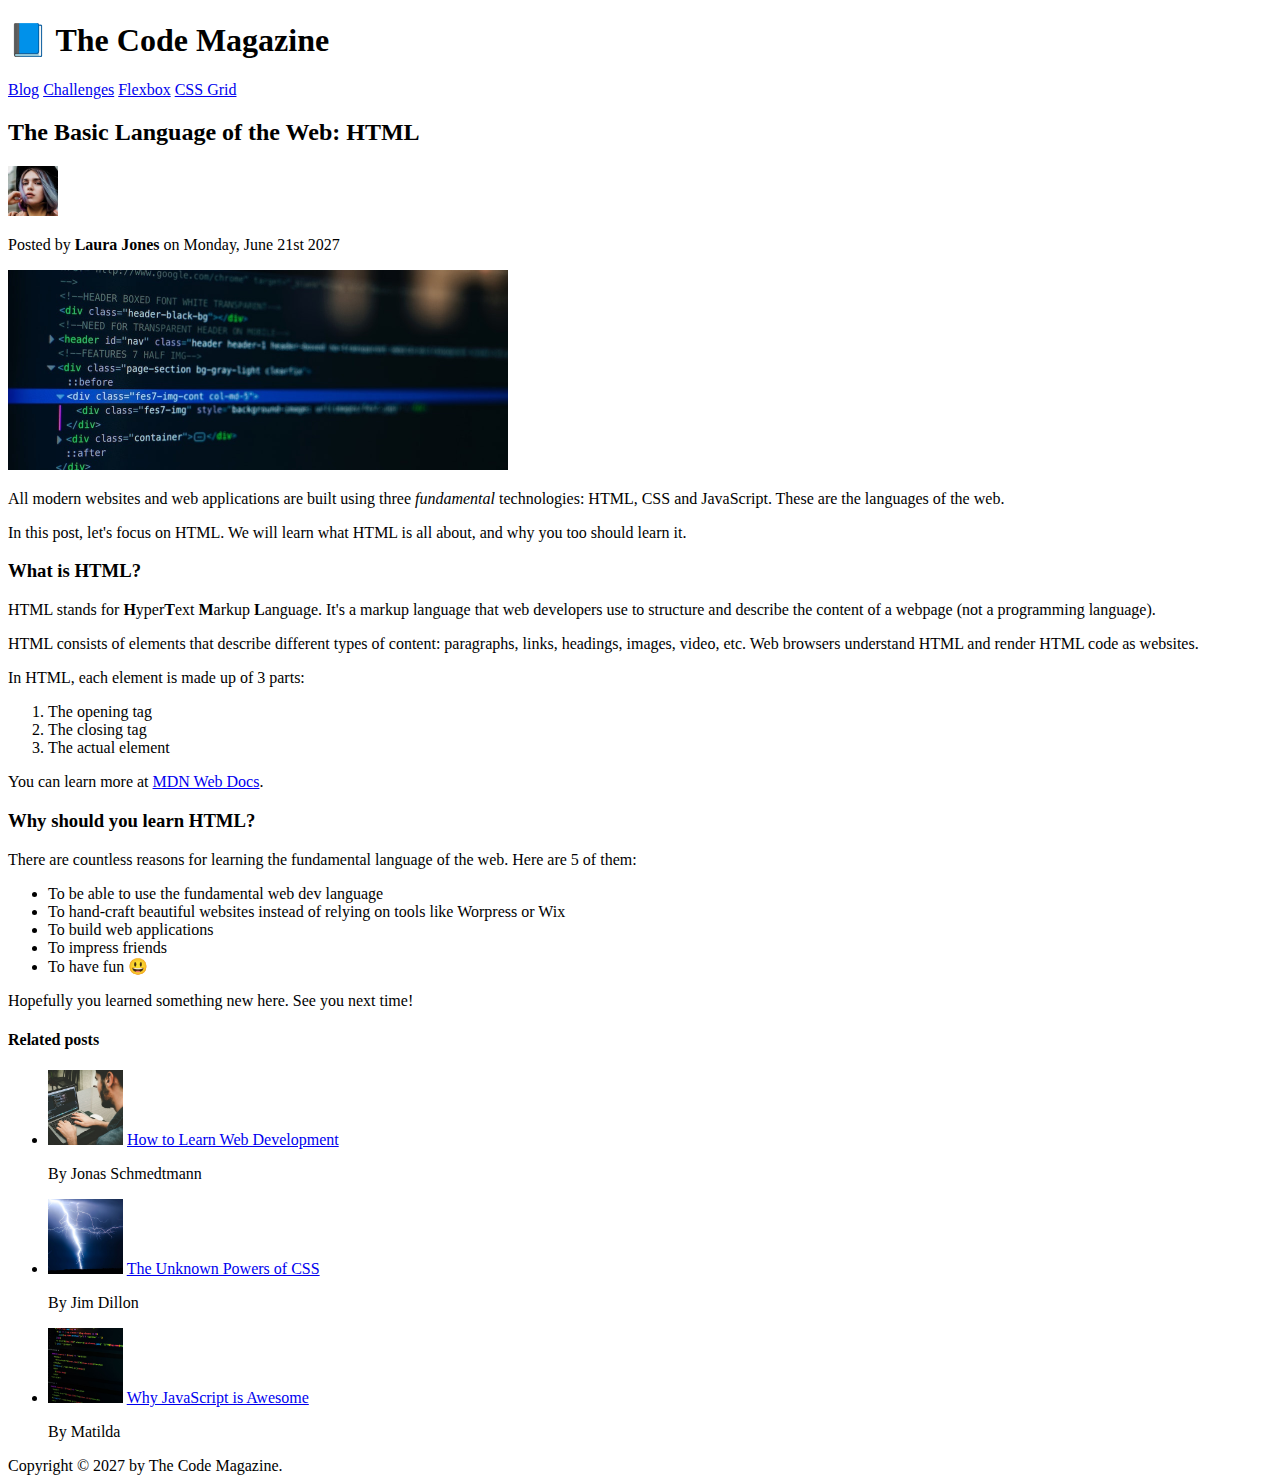
<file: 02-html-fundamentals/index.html>
<!DOCTYPE html>
<html lang="en">
  <head>
    <meta charset="UTF-8" />
    <title>The Basic Language of the Web: HTML</title>
  </head>

  <body>
    <!--
    <h1>The Basic Language of the Web: HTML</h1>
    <h2>The Basic Language of the Web: HTML</h2>
    <h3>The Basic Language of the Web: HTML</h3>
    <h4>The Basic Language of the Web: HTML</h4>
    <h5>The Basic Language of the Web: HTML</h5>
    <h6>The Basic Language of the Web: HTML</h6>
    -->

    <header>
      <h1>📘 The Code Magazine</h1>

      <nav>
        <a href="blog.html">Blog</a>
        <a href="#">Challenges</a>
        <a href="#">Flexbox</a>
        <a href="#">CSS Grid</a>
      </nav>
    </header>

    <article>
      <header>
        <h2>The Basic Language of the Web: HTML</h2>

        <img
          src="img/laura-jones.jpg"
          alt="Headshot of Laura Jones"
          height="50"
          width="50"
        />

        <p>Posted by <strong>Laura Jones</strong> on Monday, June 21st 2027</p>

        <img
          src="img/post-img.jpg"
          alt="HTML code on a screen"
          width="500"
          height="200"
        />
      </header>

      <p>
        All modern websites and web applications are built using three
        <em>fundamental</em>
        technologies: HTML, CSS and JavaScript. These are the languages of the
        web.
      </p>

      <p>
        In this post, let's focus on HTML. We will learn what HTML is all about,
        and why you too should learn it.
      </p>

      <h3>What is HTML?</h3>
      <p>
        HTML stands for <strong>H</strong>yper<strong>T</strong>ext
        <strong>M</strong>arkup <strong>L</strong>anguage. It's a markup
        language that web developers use to structure and describe the content
        of a webpage (not a programming language).
      </p>
      <p>
        HTML consists of elements that describe different types of content:
        paragraphs, links, headings, images, video, etc. Web browsers understand
        HTML and render HTML code as websites.
      </p>
      <p>In HTML, each element is made up of 3 parts:</p>

      <ol>
        <li>The opening tag</li>
        <li>The closing tag</li>
        <li>The actual element</li>
      </ol>

      <p>
        You can learn more at
        <a
          href="https://developer.mozilla.org/en-US/docs/Web/HTML"
          target="_blank"
          >MDN Web Docs</a
        >.
      </p>

      <h3>Why should you learn HTML?</h3>

      <p>
        There are countless reasons for learning the fundamental language of the
        web. Here are 5 of them:
      </p>

      <ul>
        <li>To be able to use the fundamental web dev language</li>
        <li>
          To hand-craft beautiful websites instead of relying on tools like
          Worpress or Wix
        </li>
        <li>To build web applications</li>
        <li>To impress friends</li>
        <li>To have fun 😃</li>
      </ul>

      <p>Hopefully you learned something new here. See you next time!</p>
    </article>

    <aside>
      <h4>Related posts</h4>

      <ul>
        <li>
          <img
            src="img/related-1.jpg"
            alt="Person programming"
            width="75"
            width="75"
          />
          <a href="#">How to Learn Web Development</a>
          <p>By Jonas Schmedtmann</p>
        </li>
        <li>
          <img src="img/related-2.jpg" alt="Lightning" width="75" heigth="75" />
          <a href="#">The Unknown Powers of CSS</a>
          <p>By Jim Dillon</p>
        </li>
        <li>
          <img
            src="img/related-3.jpg"
            alt="JavaScript code on a screen"
            width="75"
            height="75"
          />
          <a href="#">Why JavaScript is Awesome</a>
          <p>By Matilda</p>
        </li>
      </ul>
    </aside>

    <footer>Copyright &copy; 2027 by The Code Magazine.</footer>
  </body>
</html>
</file>
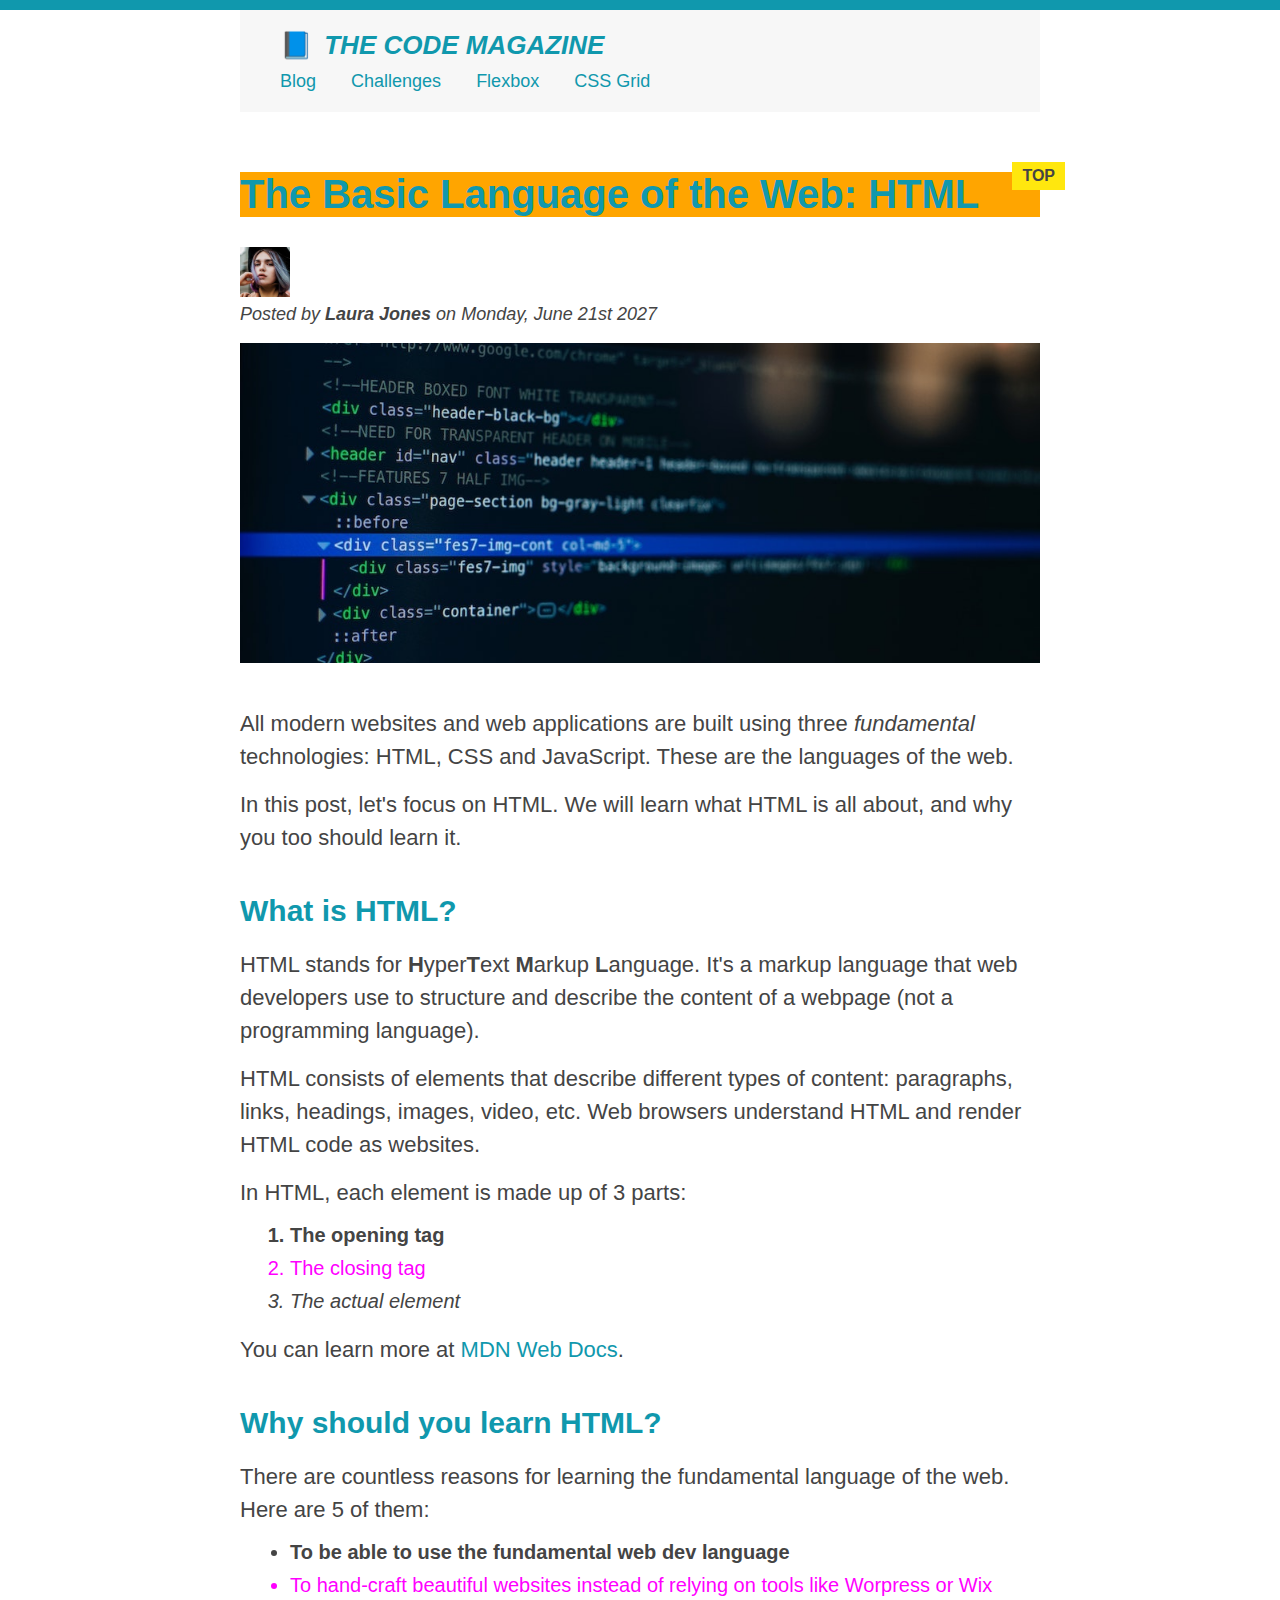
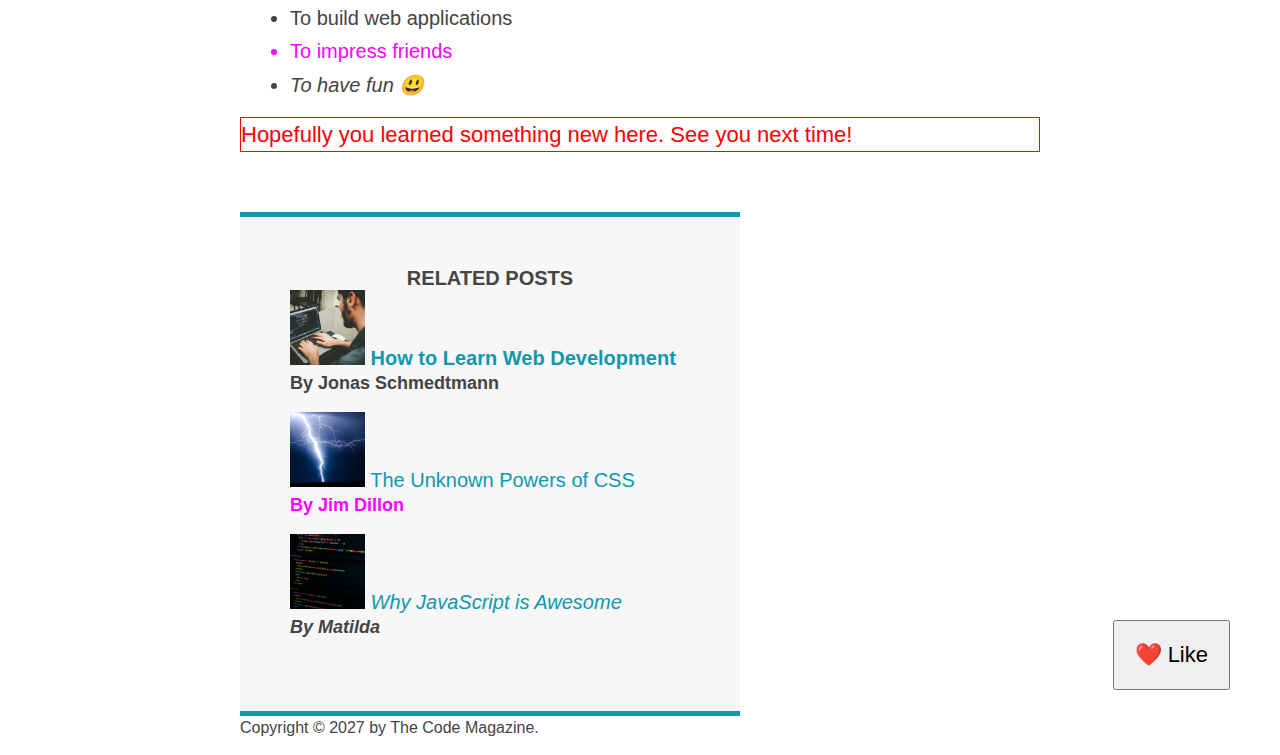
<file: 03-css-fundamentals/index.html>
<!DOCTYPE html>
<html lang="en">
  <head>
    <meta charset="UTF-8" />
    <link href="style.css" rel="stylesheet" />

    <title>The Basic Language of the Web: HTML</title>
  </head>

  <body>
    <!--
    <h1>The Basic Language of the Web: HTML</h1>
    <h2>The Basic Language of the Web: HTML</h2>
    <h3>The Basic Language of the Web: HTML</h3>
    <h4>The Basic Language of the Web: HTML</h4>
    <h5>The Basic Language of the Web: HTML</h5>
    <h6>The Basic Language of the Web: HTML</h6>
    -->

    <div class="container">
      <header class="main-header">
        <h1>📘 The Code Magazine</h1>

        <nav>
          <!-- <strong>This is the navigation</strong> -->
          <a href="blog.html">Blog</a>
          <a href="#">Challenges</a>
          <a href="#">Flexbox</a>
          <a href="#">CSS Grid</a>
        </nav>
      </header>

      <article>
        <!-- <p>test</p> -->
        <header class="post-header">
          <h2>The Basic Language of the Web: HTML</h2>

          <img
            src="img/laura-jones.jpg"
            alt="Headshot of Laura Jones"
            height="50"
            width="50"
          />

          <p id="author">
            Posted by <strong>Laura Jones</strong> on Monday, June 21st 2027
          </p>

          <img
            src="img/post-img.jpg"
            alt="HTML code on a screen"
            width="500"
            height="200"
            class="post-img"
          />
          <button>❤️ Like</button>
        </header>

        <p>
          All modern websites and web applications are built using three
          <em>fundamental</em>
          technologies: HTML, CSS and JavaScript. These are the languages of the
          web.
        </p>

        <p>
          In this post, let's focus on HTML. We will learn what HTML is all
          about, and why you too should learn it.
        </p>

        <h3>What is HTML?</h3>
        <p>
          HTML stands for <strong>H</strong>yper<strong>T</strong>ext
          <strong>M</strong>arkup <strong>L</strong>anguage. It's a markup
          language that web developers use to structure and describe the content
          of a webpage (not a programming language).
        </p>
        <p>
          HTML consists of elements that describe different types of content:
          paragraphs, links, headings, images, video, etc. Web browsers
          understand HTML and render HTML code as websites.
        </p>
        <p>In HTML, each element is made up of 3 parts:</p>

        <ol>
          <li class="first-li">The opening tag</li>
          <li>The closing tag</li>
          <li>The actual element</li>
        </ol>

        <p>
          You can learn more at
          <a
            href="https://developer.mozilla.org/en-US/docs/Web/HTML"
            target="_blank"
            >MDN Web Docs</a
          >.
        </p>

        <h3>Why should you learn HTML?</h3>

        <p>
          There are countless reasons for learning the fundamental language of
          the web. Here are 5 of them:
        </p>

        <ul>
          <li class="first-li">
            To be able to use the fundamental web dev language
          </li>
          <li>
            To hand-craft beautiful websites instead of relying on tools like
            Worpress or Wix
          </li>
          <li>To build web applications</li>
          <li>To impress friends</li>
          <li>To have fun 😃</li>
        </ul>

        <p>Hopefully you learned something new here. See you next time!</p>
      </article>

      <aside>
        <h4>Related posts</h4>

        <ul class="related">
          <li>
            <img
              src="img/related-1.jpg"
              alt="Person programming"
              width="75"
              height="75"
            />
            <a href="#">How to Learn Web Development</a>
            <p class="related-author">By Jonas Schmedtmann</p>
          </li>
          <li>
            <img
              src="img/related-2.jpg"
              alt="Lightning"
              width="75"
              height="75"
            />
            <a href="#">The Unknown Powers of CSS</a>
            <p class="related-author">By Jim Dillon</p>
          </li>
          <li>
            <img
              src="img/related-3.jpg"
              alt="JavaScript code on a screen"
              width="75"
              height="75"
            />
            <a href="#">Why JavaScript is Awesome</a>
            <p class="related-author">By Matilda</p>
          </li>
        </ul>
      </aside>

      <footer>
        <p id="copyright" class="copyright text">
          Copyright &copy; 2027 by The Code Magazine.
        </p>
      </footer>
    </div>
  </body>
</html>
</file>
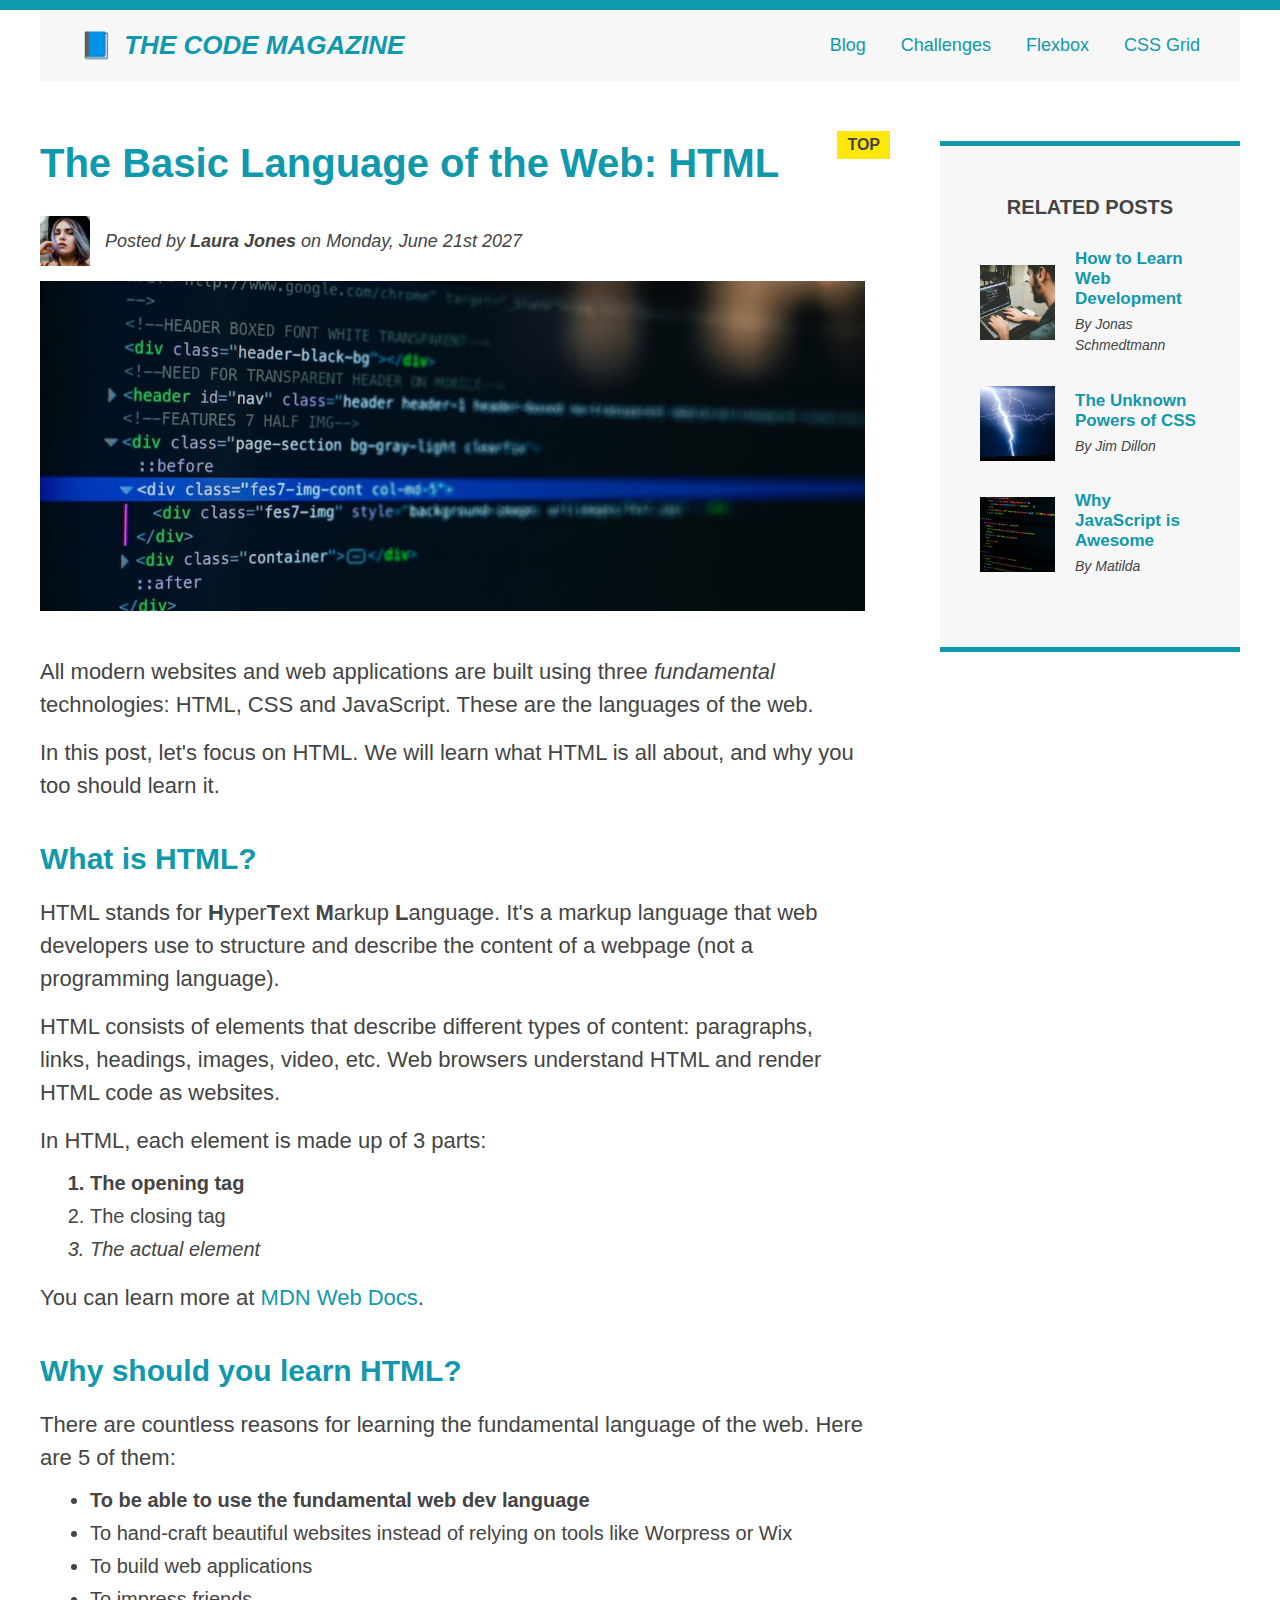
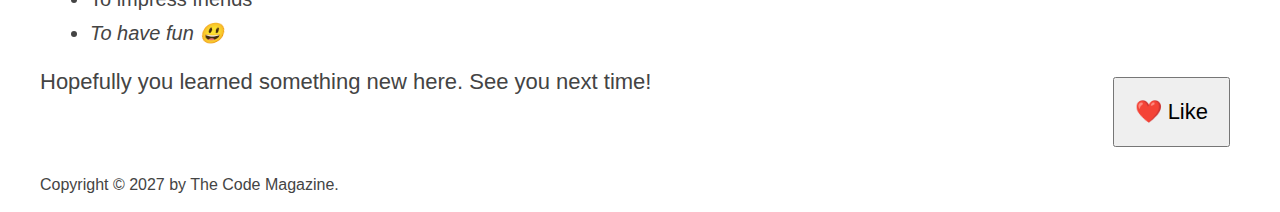
<file: 04-css-layouts/index.html>
<!DOCTYPE html>
<html lang="en">
  <head>
    <meta charset="UTF-8" />

    <!-- IMPORTANT COMMENT THE LAYOUT THAT YOU WANT TO SEE -->
    <!-- <link href="style_float.css" rel="stylesheet" /> -->
    <link href="style_flexbox.css" rel="stylesheet" />
    <!-- <link href="style_grid.css" rel="stylesheet" /> -->

    <title>The Basic Language of the Web: HTML</title>
  </head>

  <body>
    <!--
    <h1>The Basic Language of the Web: HTML</h1>
    <h2>The Basic Language of the Web: HTML</h2>
    <h3>The Basic Language of the Web: HTML</h3>
    <h4>The Basic Language of the Web: HTML</h4>
    <h5>The Basic Language of the Web: HTML</h5>
    <h6>The Basic Language of the Web: HTML</h6>
    -->

    <div class="container">
      <header class="main-header clearfix">
        <h1>📘 The Code Magazine</h1>

        <nav>
          <!-- <strong>This is the navigation</strong> -->
          <a href="blog.html">Blog</a>
          <a href="#">Challenges</a>
          <a href="./flexbox-theory/flexbox.html" target="_blank">Flexbox</a>
          <a href="./css-grid-theory/css-grid.html" target="_blank">CSS Grid</a>
        </nav>

        <!-- for clearing floats -->
        <!-- <div class="clear"></div> -->
      </header>
      
      <div class="row">
        <article>
          <header class="post-header">
          <h2>The Basic Language of the Web: HTML</h2>
          
          <div class="author-box">
            <img
            src="img/laura-jones.jpg"
              alt="Headshot of Laura Jones"
              height="50"
              width="50"
              class="author-img"
              />
              
              <p id="author" class="author">
                Posted by <strong>Laura Jones</strong> on Monday, June 21st 2027
              </p>
          </div>
          
          <img
          src="img/post-img.jpg"
            alt="HTML code on a screen"
            width="500"
            height="200"
            class="post-img"
            />
            <button>❤️ Like</button>
        </header>

        <p>
          All modern websites and web applications are built using three
          <em>fundamental</em>
          technologies: HTML, CSS and JavaScript. These are the languages of the
          web.
        </p>
        
        <p>
          In this post, let's focus on HTML. We will learn what HTML is all
          about, and why you too should learn it.
        </p>
        
        <h3>What is HTML?</h3>
        <p>
          HTML stands for <strong>H</strong>yper<strong>T</strong>ext
          <strong>M</strong>arkup <strong>L</strong>anguage. It's a markup
          language that web developers use to structure and describe the content
          of a webpage (not a programming language).
        </p>
        <p>
          HTML consists of elements that describe different types of content:
          paragraphs, links, headings, images, video, etc. Web browsers
          understand HTML and render HTML code as websites.
        </p>
        <p>In HTML, each element is made up of 3 parts:</p>

        <ol>
          <li class="first-li">The opening tag</li>
          <li>The closing tag</li>
          <li>The actual element</li>
        </ol>
        
        <p>
          You can learn more at
          <a
            href="https://developer.mozilla.org/en-US/docs/Web/HTML"
            target="_blank"
            >MDN Web Docs</a
            >.
        </p>

        <h3>Why should you learn HTML?</h3>

        <p>
          There are countless reasons for learning the fundamental language of
          the web. Here are 5 of them:
        </p>
        
        <ul>
          <li class="first-li">
            To be able to use the fundamental web dev language
          </li>
          <li>
            To hand-craft beautiful websites instead of relying on tools like
            Worpress or Wix
          </li>
          <li>To build web applications</li>
          <li>To impress friends</li>
          <li>To have fun 😃</li>
        </ul>
        
        <p>Hopefully you learned something new here. See you next time!</p>
      </article>
      
      <aside>
        <h4>Related posts</h4>

        <ul class="related">
          <li class="related-post">
            <img
            src="img/related-1.jpg"
            alt="Person programming"
            width="75"
            height="75"
            />
            <div>
              <a href="#" class="related-link">How to Learn Web Development</a>
              <p class="related-author">By Jonas Schmedtmann</p>
            </div>
          </li>
          <li class="related-post">
            <img
            src="img/related-2.jpg"
            alt="Lightning"
            width="75"
            height="75"
            />
            <div>
              <a href="#" class="related-link">The Unknown Powers of CSS</a>
              <p class="related-author">By Jim Dillon</p>
            </div>
          </li>
          <li class="related-post">
            <img
            src="img/related-3.jpg"
            alt="JavaScript code on a screen"
            width="75"
            height="75"
            />
            <div>
              <a href="#" class="related-link">Why JavaScript is Awesome</a>
              <p class="related-author">By Matilda</p>
            </div>
          </li>
        </ul>
      </aside>
    </div>
      
      <footer>
        <p id="copyright" class="copyright text">
          Copyright &copy; 2027 by The Code Magazine.
        </p>
      </footer>
    </div>
  </body>
</html>
</file>
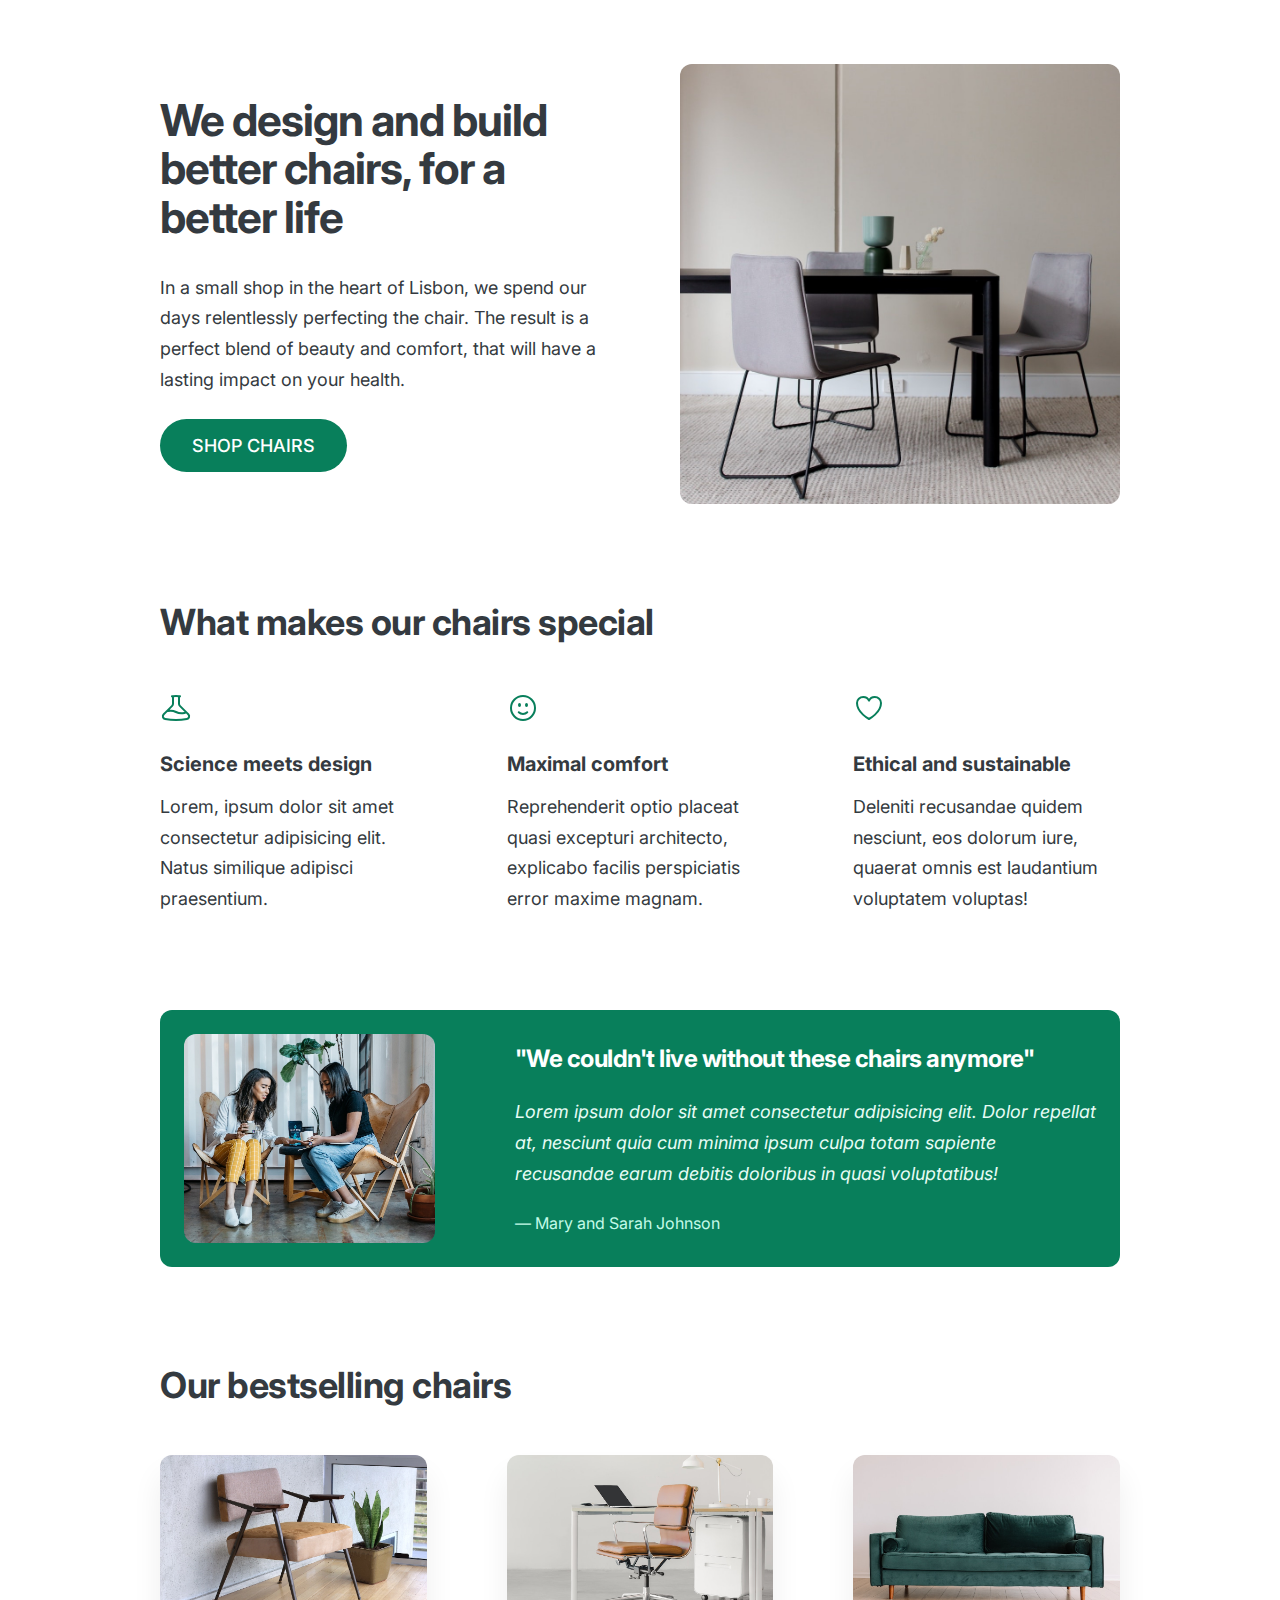
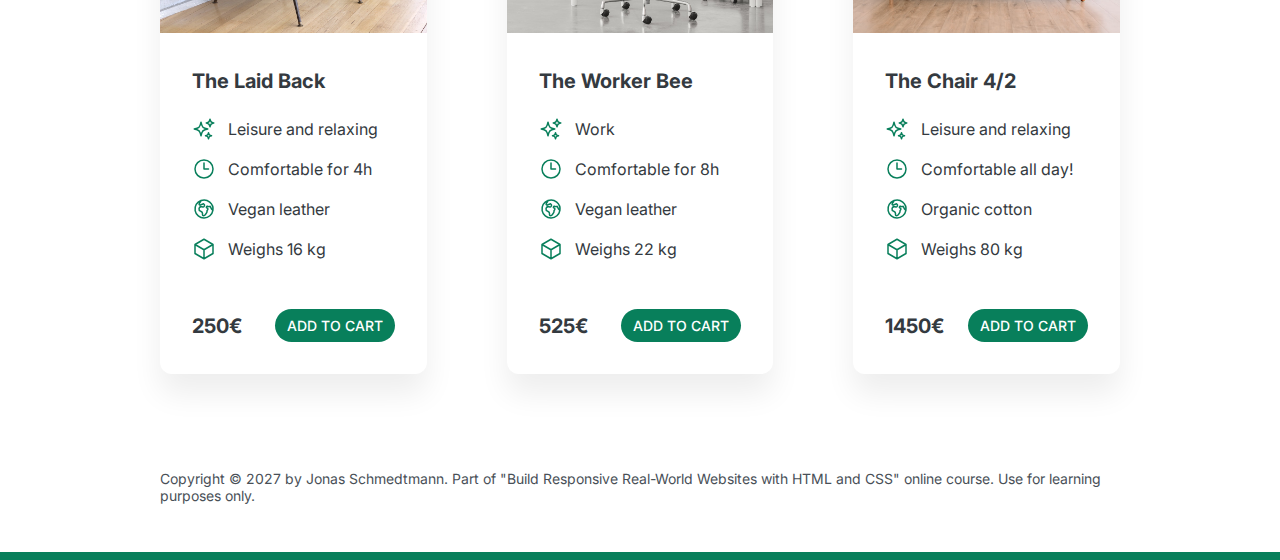
<file: 05-web-design-rules-frameworks/index.html>
<!DOCTYPE html>
<html lang="en">
  <head>
    <meta charset="UTF-8" />
    <meta http-equiv="X-UA-Compatible" content="IE=edge" />
    <meta name="viewport" content="width=device-width, initial-scale=1.0" />

    <link rel="preconnect" href="https://fonts.googleapis.com" />
    <link rel="preconnect" href="https://fonts.gstatic.com" crossorigin />
    <link
      href="https://fonts.googleapis.com/css2?family=Inter:wght@400;500;700&display=swap"
      rel="stylesheet"
    />

    <link rel="stylesheet" href="style.css" />
    <title>Lisbon Chair Shop</title>
  </head>
  <body>
    <div class="container">
      <header>
        <div class="header-text-box">
          <h1>We design and build better chairs, for a better life</h1>
          <p class="header-text">
            In a small shop in the heart of Lisbon, we spend our days
            relentlessly perfecting the chair. The result is a perfect blend of
            beauty and comfort, that will have a lasting impact on your health.
          </p>
          <a class="btn btn--big" href="#">Shop chairs</a>
        </div>
        <img src="hero.jpg" alt="Photo" />
      </header>

      <section>
        <h2>What makes our chairs special</h2>
        <div class="grid-3-cols">
          <div>
            <svg
              xmlns="http://www.w3.org/2000/svg"
              fill="none"
              viewBox="0 0 24 24"
              stroke-width="1.5"
              stroke="currentColor"
              class="features-icon"
            >
              <path
                stroke-linecap="round"
                stroke-linejoin="round"
                d="M9.75 3.104v5.714a2.25 2.25 0 01-.659 1.591L5 14.5M9.75 3.104c-.251.023-.501.05-.75.082m.75-.082a24.301 24.301 0 014.5 0m0 0v5.714c0 .597.237 1.17.659 1.591L19.8 15.3M14.25 3.104c.251.023.501.05.75.082M19.8 15.3l-1.57.393A9.065 9.065 0 0112 15a9.065 9.065 0 00-6.23-.693L5 14.5m14.8.8l1.402 1.402c1.232 1.232.65 3.318-1.067 3.611A48.309 48.309 0 0112 21c-2.773 0-5.491-.235-8.135-.687-1.718-.293-2.3-2.379-1.067-3.61L5 14.5"
              />
            </svg>
            <p class="features-title"><strong>Science meets design</strong></p>
            <p class="features-text">
              Lorem, ipsum dolor sit amet consectetur adipisicing elit. Natus
              similique adipisci praesentium.
            </p>
          </div>

          <div>
            <svg
              xmlns="http://www.w3.org/2000/svg"
              fill="none"
              viewBox="0 0 24 24"
              stroke-width="1.5"
              stroke="currentColor"
              class="features-icon"
            >
              <path
                stroke-linecap="round"
                stroke-linejoin="round"
                d="M15.182 15.182a4.5 4.5 0 01-6.364 0M21 12a9 9 0 11-18 0 9 9 0 0118 0zM9.75 9.75c0 .414-.168.75-.375.75S9 10.164 9 9.75 9.168 9 9.375 9s.375.336.375.75zm-.375 0h.008v.015h-.008V9.75zm5.625 0c0 .414-.168.75-.375.75s-.375-.336-.375-.75.168-.75.375-.75.375.336.375.75zm-.375 0h.008v.015h-.008V9.75z"
              />
            </svg>
            <p class="features-title">
              <strong>Maximal comfort</strong>
            </p>
            <p class="features-text">
              Reprehenderit optio placeat quasi excepturi architecto, explicabo
              facilis perspiciatis error maxime magnam.
            </p>
          </div>

          <div>
            <svg
              xmlns="http://www.w3.org/2000/svg"
              fill="none"
              viewBox="0 0 24 24"
              stroke-width="1.5"
              stroke="currentColor"
              class="features-icon"
            >
              <path
                stroke-linecap="round"
                stroke-linejoin="round"
                d="M21 8.25c0-2.485-2.099-4.5-4.688-4.5-1.935 0-3.597 1.126-4.312 2.733-.715-1.607-2.377-2.733-4.313-2.733C5.1 3.75 3 5.765 3 8.25c0 7.22 9 12 9 12s9-4.78 9-12z"
              />
            </svg>
            <p class="features-title">
              <strong>Ethical and sustainable</strong>
            </p>
            <p class="features-text">
              Deleniti recusandae quidem nesciunt, eos dolorum iure, quaerat
              omnis est laudantium voluptatem voluptas!
            </p>
          </div>
        </div>
      </section>

      <section class="testimonial-section">
        <div class="grid-3-cols">
          <img src="customers.jpg" alt="People sitting on chairs" />
          <div class="testimonial-box">
            <h2>"We couldn't live without these chairs anymore"</h2>
            <blockquote class="testimonial-text">
              Lorem ipsum dolor sit amet consectetur adipisicing elit. Dolor
              repellat at, nesciunt quia cum minima ipsum culpa totam sapiente
              recusandae earum debitis doloribus in quasi voluptatibus!
            </blockquote>
            <p class="testimonial-author">&mdash; Mary and Sarah Johnson</p>
          </div>
        </div>
      </section>

      <section>
        <h2>Our bestselling chairs</h2>
        <div class="grid-3-cols">
          <figure class="chair">
            <img src="chair-1.jpg" alt="Chair" />
            <div class="chair-box">
              <h3>The Laid Back</h3>
              <ul class="chair-details">
                <li>
                  <svg
                    xmlns="http://www.w3.org/2000/svg"
                    fill="none"
                    viewBox="0 0 24 24"
                    stroke-width="1.5"
                    stroke="currentColor"
                    class="chair-icon"
                  >
                    <path
                      stroke-linecap="round"
                      stroke-linejoin="round"
                      d="M9.813 15.904L9 18.75l-.813-2.846a4.5 4.5 0 00-3.09-3.09L2.25 12l2.846-.813a4.5 4.5 0 003.09-3.09L9 5.25l.813 2.846a4.5 4.5 0 003.09 3.09L15.75 12l-2.846.813a4.5 4.5 0 00-3.09 3.09zM18.259 8.715L18 9.75l-.259-1.035a3.375 3.375 0 00-2.455-2.456L14.25 6l1.036-.259a3.375 3.375 0 002.455-2.456L18 2.25l.259 1.035a3.375 3.375 0 002.456 2.456L21.75 6l-1.035.259a3.375 3.375 0 00-2.456 2.456zM16.894 20.567L16.5 21.75l-.394-1.183a2.25 2.25 0 00-1.423-1.423L13.5 18.75l1.183-.394a2.25 2.25 0 001.423-1.423l.394-1.183.394 1.183a2.25 2.25 0 001.423 1.423l1.183.394-1.183.394a2.25 2.25 0 00-1.423 1.423z"
                    />
                  </svg>
                  <!-- Span is a generic INLINE text element, it doesn't have any meaning. It's like a div element, but inline -->
                  <span>Leisure and relaxing</span>
                </li>
                <li>
                  <svg
                    xmlns="http://www.w3.org/2000/svg"
                    fill="none"
                    viewBox="0 0 24 24"
                    stroke-width="1.5"
                    stroke="currentColor"
                    class="chair-icon"
                  >
                    <path
                      stroke-linecap="round"
                      stroke-linejoin="round"
                      d="M12 6v6h4.5m4.5 0a9 9 0 11-18 0 9 9 0 0118 0z"
                    />
                  </svg>
                  <span>Comfortable for 4h</span>
                </li>
                <li>
                  <svg
                    xmlns="http://www.w3.org/2000/svg"
                    fill="none"
                    viewBox="0 0 24 24"
                    stroke-width="1.5"
                    stroke="currentColor"
                    class="chair-icon"
                  >
                    <path
                      stroke-linecap="round"
                      stroke-linejoin="round"
                      d="M20.893 13.393l-1.135-1.135a2.252 2.252 0 01-.421-.585l-1.08-2.16a.414.414 0 00-.663-.107.827.827 0 01-.812.21l-1.273-.363a.89.89 0 00-.738 1.595l.587.39c.59.395.674 1.23.172 1.732l-.2.2c-.212.212-.33.498-.33.796v.41c0 .409-.11.809-.32 1.158l-1.315 2.191a2.11 2.11 0 01-1.81 1.025 1.055 1.055 0 01-1.055-1.055v-1.172c0-.92-.56-1.747-1.414-2.089l-.655-.261a2.25 2.25 0 01-1.383-2.46l.007-.042a2.25 2.25 0 01.29-.787l.09-.15a2.25 2.25 0 012.37-1.048l1.178.236a1.125 1.125 0 001.302-.795l.208-.73a1.125 1.125 0 00-.578-1.315l-.665-.332-.091.091a2.25 2.25 0 01-1.591.659h-.18c-.249 0-.487.1-.662.274a.931.931 0 01-1.458-1.137l1.411-2.353a2.25 2.25 0 00.286-.76m11.928 9.869A9 9 0 008.965 3.525m11.928 9.868A9 9 0 118.965 3.525"
                    />
                  </svg>
                  <span>Vegan leather</span>
                </li>
                <li>
                  <svg
                    xmlns="http://www.w3.org/2000/svg"
                    fill="none"
                    viewBox="0 0 24 24"
                    stroke-width="1.5"
                    stroke="currentColor"
                    class="chair-icon"
                  >
                    <path
                      stroke-linecap="round"
                      stroke-linejoin="round"
                      d="M21 7.5l-9-5.25L3 7.5m18 0l-9 5.25m9-5.25v9l-9 5.25M3 7.5l9 5.25M3 7.5v9l9 5.25m0-9v9"
                    />
                  </svg>
                  <span>Weighs 16 kg</span>
                </li>
              </ul>
              <div class="chair-price">
                <strong>250€</strong>
                <a href="#" class="btn btn--small">Add to cart</a>
              </div>
            </div>
          </figure>

          <figure class="chair">
            <img src="chair-2.jpg" alt="Chair" />
            <div class="chair-box">
              <h3>The Worker Bee</h3>
              <ul class="chair-details">
                <li>
                  <svg
                    xmlns="http://www.w3.org/2000/svg"
                    fill="none"
                    viewBox="0 0 24 24"
                    stroke-width="1.5"
                    stroke="currentColor"
                    class="chair-icon"
                  >
                    <path
                      stroke-linecap="round"
                      stroke-linejoin="round"
                      d="M9.813 15.904L9 18.75l-.813-2.846a4.5 4.5 0 00-3.09-3.09L2.25 12l2.846-.813a4.5 4.5 0 003.09-3.09L9 5.25l.813 2.846a4.5 4.5 0 003.09 3.09L15.75 12l-2.846.813a4.5 4.5 0 00-3.09 3.09zM18.259 8.715L18 9.75l-.259-1.035a3.375 3.375 0 00-2.455-2.456L14.25 6l1.036-.259a3.375 3.375 0 002.455-2.456L18 2.25l.259 1.035a3.375 3.375 0 002.456 2.456L21.75 6l-1.035.259a3.375 3.375 0 00-2.456 2.456zM16.894 20.567L16.5 21.75l-.394-1.183a2.25 2.25 0 00-1.423-1.423L13.5 18.75l1.183-.394a2.25 2.25 0 001.423-1.423l.394-1.183.394 1.183a2.25 2.25 0 001.423 1.423l1.183.394-1.183.394a2.25 2.25 0 00-1.423 1.423z"
                    />
                  </svg>
                  <span>Work</span>
                </li>
                <li>
                  <svg
                    xmlns="http://www.w3.org/2000/svg"
                    fill="none"
                    viewBox="0 0 24 24"
                    stroke-width="1.5"
                    stroke="currentColor"
                    class="chair-icon"
                  >
                    <path
                      stroke-linecap="round"
                      stroke-linejoin="round"
                      d="M12 6v6h4.5m4.5 0a9 9 0 11-18 0 9 9 0 0118 0z"
                    />
                  </svg>
                  <span>Comfortable for 8h</span>
                </li>
                <li>
                  <svg
                    xmlns="http://www.w3.org/2000/svg"
                    fill="none"
                    viewBox="0 0 24 24"
                    stroke-width="1.5"
                    stroke="currentColor"
                    class="chair-icon"
                  >
                    <path
                      stroke-linecap="round"
                      stroke-linejoin="round"
                      d="M20.893 13.393l-1.135-1.135a2.252 2.252 0 01-.421-.585l-1.08-2.16a.414.414 0 00-.663-.107.827.827 0 01-.812.21l-1.273-.363a.89.89 0 00-.738 1.595l.587.39c.59.395.674 1.23.172 1.732l-.2.2c-.212.212-.33.498-.33.796v.41c0 .409-.11.809-.32 1.158l-1.315 2.191a2.11 2.11 0 01-1.81 1.025 1.055 1.055 0 01-1.055-1.055v-1.172c0-.92-.56-1.747-1.414-2.089l-.655-.261a2.25 2.25 0 01-1.383-2.46l.007-.042a2.25 2.25 0 01.29-.787l.09-.15a2.25 2.25 0 012.37-1.048l1.178.236a1.125 1.125 0 001.302-.795l.208-.73a1.125 1.125 0 00-.578-1.315l-.665-.332-.091.091a2.25 2.25 0 01-1.591.659h-.18c-.249 0-.487.1-.662.274a.931.931 0 01-1.458-1.137l1.411-2.353a2.25 2.25 0 00.286-.76m11.928 9.869A9 9 0 008.965 3.525m11.928 9.868A9 9 0 118.965 3.525"
                    />
                  </svg>
                  <span>Vegan leather</span>
                </li>
                <li>
                  <svg
                    xmlns="http://www.w3.org/2000/svg"
                    fill="none"
                    viewBox="0 0 24 24"
                    stroke-width="1.5"
                    stroke="currentColor"
                    class="chair-icon"
                  >
                    <path
                      stroke-linecap="round"
                      stroke-linejoin="round"
                      d="M21 7.5l-9-5.25L3 7.5m18 0l-9 5.25m9-5.25v9l-9 5.25M3 7.5l9 5.25M3 7.5v9l9 5.25m0-9v9"
                    />
                  </svg>
                  <span>Weighs 22 kg</span>
                </li>
              </ul>
              <div class="chair-price">
                <strong>525€</strong>
                <a href="#" class="btn btn--small">Add to cart</a>
              </div>
            </div>
          </figure>

          <figure class="chair">
            <img src="chair-3.jpg" alt="Chair" />
            <div class="chair-box">
              <h3>The Chair 4/2</h3>
              <ul class="chair-details">
                <li>
                  <svg
                    xmlns="http://www.w3.org/2000/svg"
                    fill="none"
                    viewBox="0 0 24 24"
                    stroke-width="1.5"
                    stroke="currentColor"
                    class="chair-icon"
                  >
                    <path
                      stroke-linecap="round"
                      stroke-linejoin="round"
                      d="M9.813 15.904L9 18.75l-.813-2.846a4.5 4.5 0 00-3.09-3.09L2.25 12l2.846-.813a4.5 4.5 0 003.09-3.09L9 5.25l.813 2.846a4.5 4.5 0 003.09 3.09L15.75 12l-2.846.813a4.5 4.5 0 00-3.09 3.09zM18.259 8.715L18 9.75l-.259-1.035a3.375 3.375 0 00-2.455-2.456L14.25 6l1.036-.259a3.375 3.375 0 002.455-2.456L18 2.25l.259 1.035a3.375 3.375 0 002.456 2.456L21.75 6l-1.035.259a3.375 3.375 0 00-2.456 2.456zM16.894 20.567L16.5 21.75l-.394-1.183a2.25 2.25 0 00-1.423-1.423L13.5 18.75l1.183-.394a2.25 2.25 0 001.423-1.423l.394-1.183.394 1.183a2.25 2.25 0 001.423 1.423l1.183.394-1.183.394a2.25 2.25 0 00-1.423 1.423z"
                    />
                  </svg>
                  <span>Leisure and relaxing</span>
                </li>
                <li>
                  <svg
                    xmlns="http://www.w3.org/2000/svg"
                    fill="none"
                    viewBox="0 0 24 24"
                    stroke-width="1.5"
                    stroke="currentColor"
                    class="chair-icon"
                  >
                    <path
                      stroke-linecap="round"
                      stroke-linejoin="round"
                      d="M12 6v6h4.5m4.5 0a9 9 0 11-18 0 9 9 0 0118 0z"
                    />
                  </svg>
                  <span>Comfortable all day!</span>
                </li>
                <li>
                  <svg
                    xmlns="http://www.w3.org/2000/svg"
                    fill="none"
                    viewBox="0 0 24 24"
                    stroke-width="1.5"
                    stroke="currentColor"
                    class="chair-icon"
                  >
                    <path
                      stroke-linecap="round"
                      stroke-linejoin="round"
                      d="M20.893 13.393l-1.135-1.135a2.252 2.252 0 01-.421-.585l-1.08-2.16a.414.414 0 00-.663-.107.827.827 0 01-.812.21l-1.273-.363a.89.89 0 00-.738 1.595l.587.39c.59.395.674 1.23.172 1.732l-.2.2c-.212.212-.33.498-.33.796v.41c0 .409-.11.809-.32 1.158l-1.315 2.191a2.11 2.11 0 01-1.81 1.025 1.055 1.055 0 01-1.055-1.055v-1.172c0-.92-.56-1.747-1.414-2.089l-.655-.261a2.25 2.25 0 01-1.383-2.46l.007-.042a2.25 2.25 0 01.29-.787l.09-.15a2.25 2.25 0 012.37-1.048l1.178.236a1.125 1.125 0 001.302-.795l.208-.73a1.125 1.125 0 00-.578-1.315l-.665-.332-.091.091a2.25 2.25 0 01-1.591.659h-.18c-.249 0-.487.1-.662.274a.931.931 0 01-1.458-1.137l1.411-2.353a2.25 2.25 0 00.286-.76m11.928 9.869A9 9 0 008.965 3.525m11.928 9.868A9 9 0 118.965 3.525"
                    />
                  </svg>
                  <span>Organic cotton</span>
                </li>
                <li>
                  <svg
                    xmlns="http://www.w3.org/2000/svg"
                    fill="none"
                    viewBox="0 0 24 24"
                    stroke-width="1.5"
                    stroke="currentColor"
                    class="chair-icon"
                  >
                    <path
                      stroke-linecap="round"
                      stroke-linejoin="round"
                      d="M21 7.5l-9-5.25L3 7.5m18 0l-9 5.25m9-5.25v9l-9 5.25M3 7.5l9 5.25M3 7.5v9l9 5.25m0-9v9"
                    />
                  </svg>
                  <span>Weighs 80 kg</span>
                </li>
              </ul>
              <div class="chair-price">
                <strong>1450€</strong>
                <a href="#" class="btn btn--small">Add to cart</a>
              </div>
            </div>
          </figure>
        </div>
      </section>

      <footer>
        Copyright &copy; 2027 by Jonas Schmedtmann. Part of "Build Responsive
        Real-World Websites with HTML and CSS" online course. Use for learning
        purposes only.
      </footer>
    </div>
  </body>
</html>
</file>
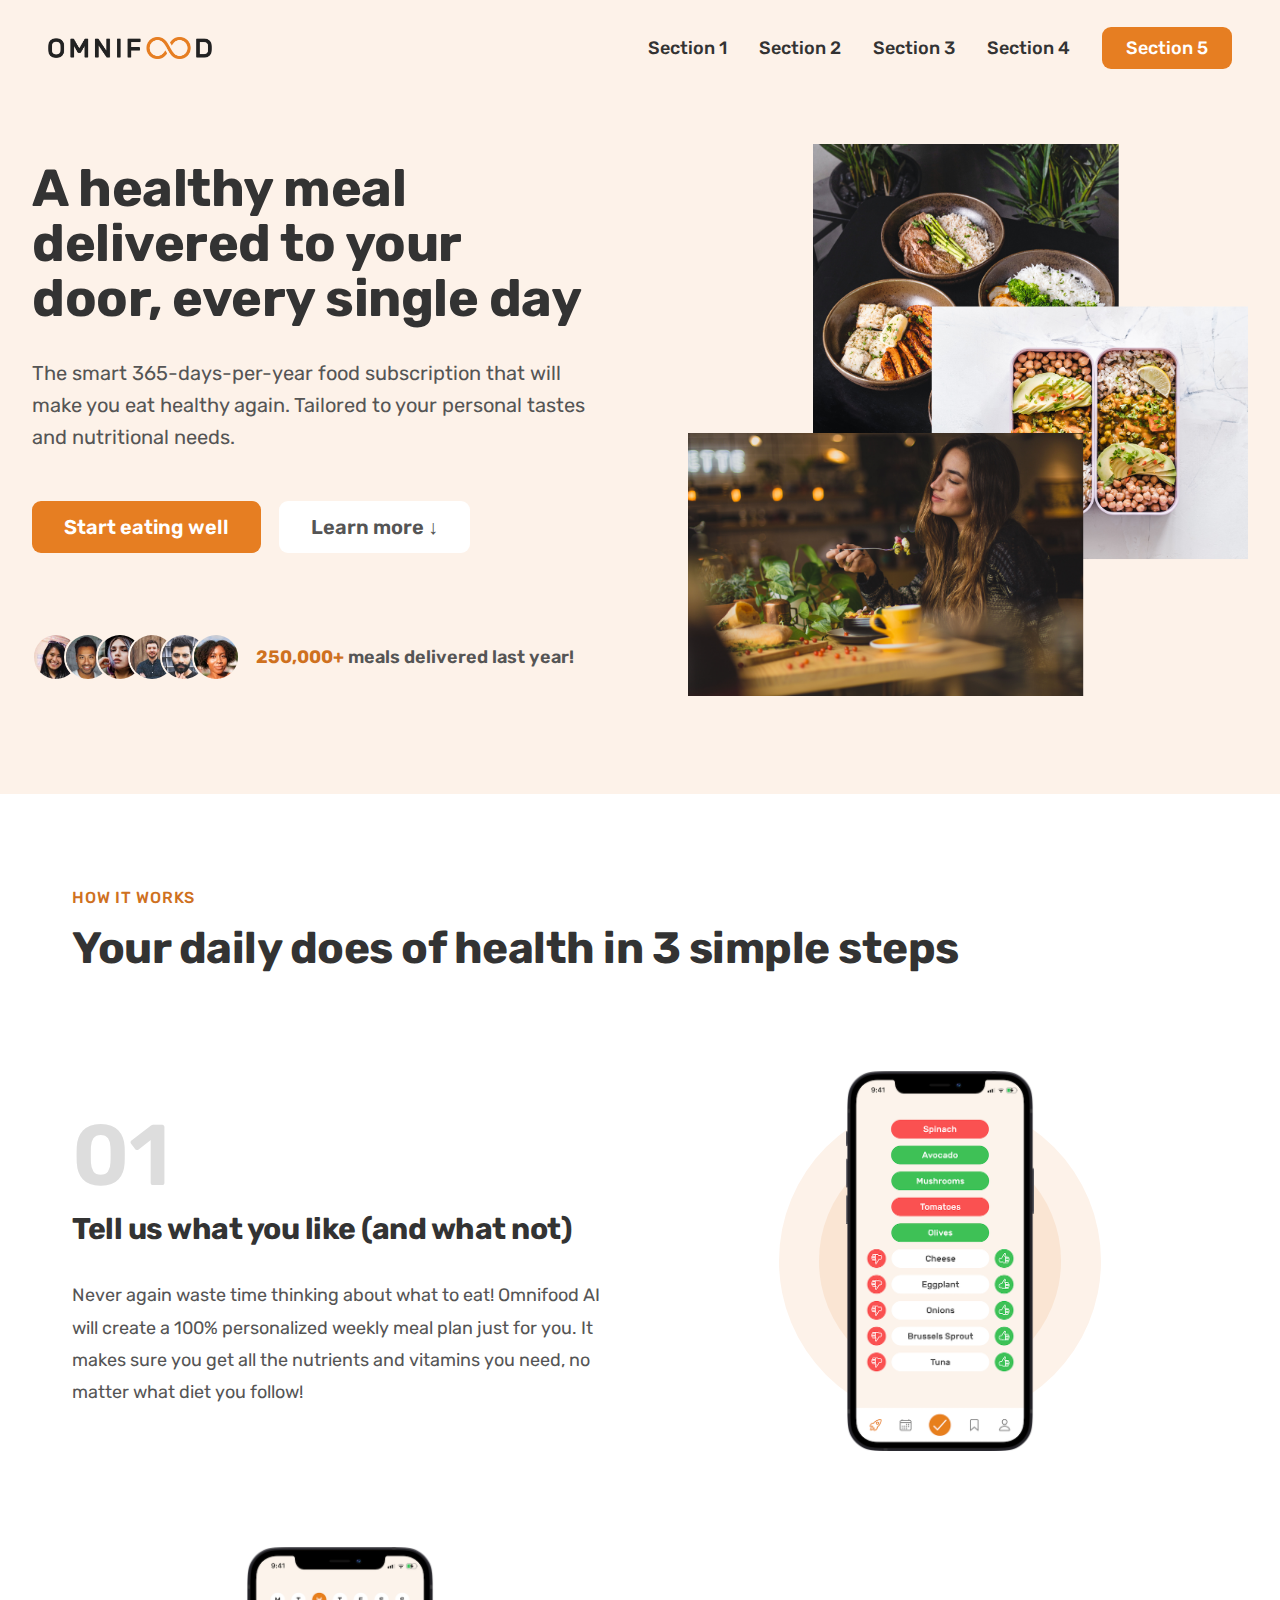
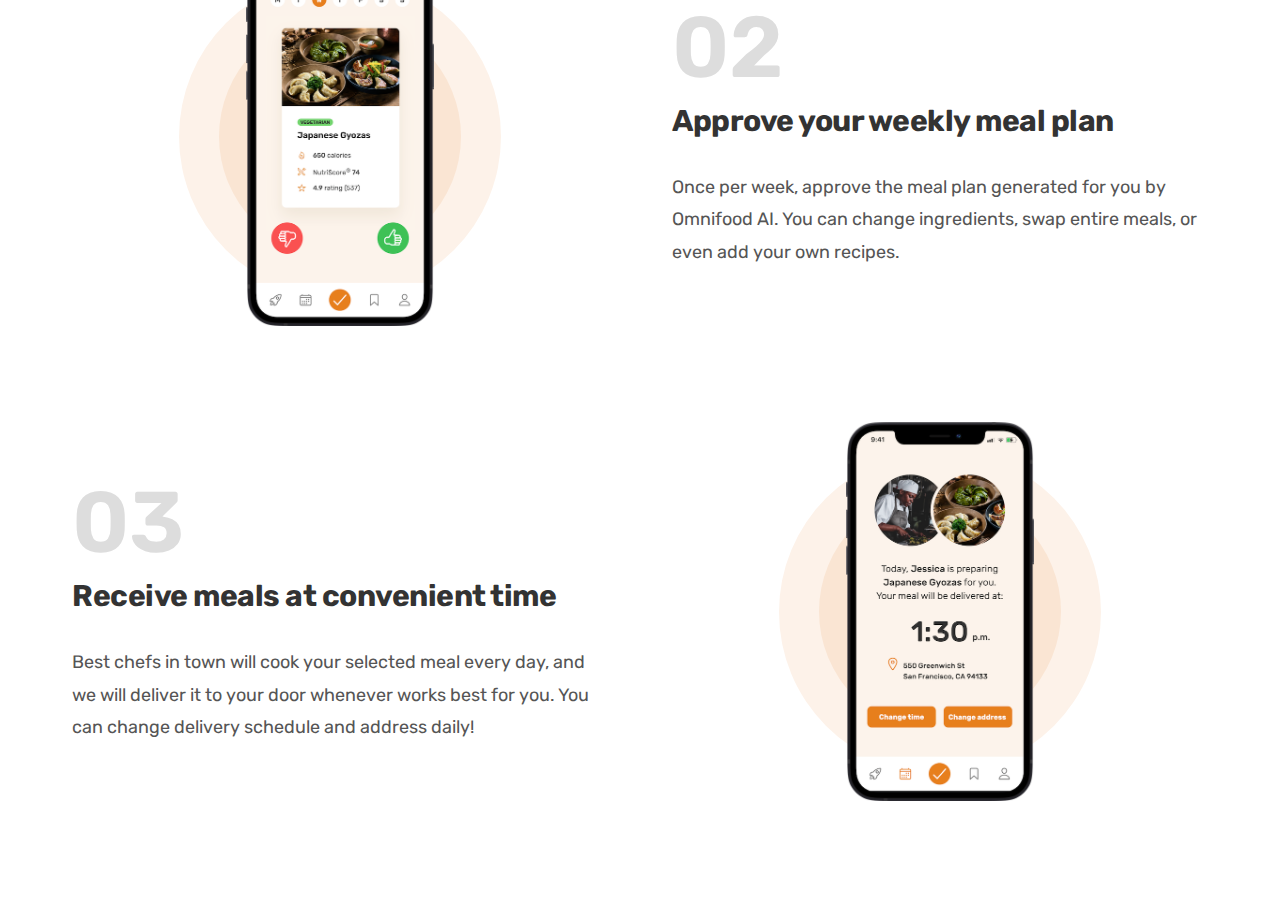
<file: 07-omnifood-desktop-version/index.html>
<!DOCTYPE html>
<html lang="en">
  <head>
    <meta charset="UTF-8" />
    <meta http-equiv="X-UA-Compatible" content="IE=edge" />
    <meta name="viewport" content="width=device-width, initial-scale=1.0" />

    <link rel="preconnect" href="https://fonts.googleapis.com" />
    <link rel="preconnect" href="https://fonts.gstatic.com" crossorigin />
    <link
      href="https://fonts.googleapis.com/css2?family=Rubik:wght@400;500;600;700&display=swap"
      rel="stylesheet"
    />

    <link rel="stylesheet" href="css/general.css" />
    <link rel="stylesheet" href="css/style.css" />

    <title>Omnifood</title>
  </head>
  <body>
    <header class="header">
      <img class="logo" src="img/omnifood-logo.png" alt="Omnifood logo" />
      <nav class="main-nav">
        <ul class="main-nav-list">
          <li><a class="main-nav-link" href="#">Section 1</a></li>
          <li><a class="main-nav-link" href="#">Section 2</a></li>
          <li><a class="main-nav-link" href="#">Section 3</a></li>
          <li><a class="main-nav-link" href="#">Section 4</a></li>
          <li><a class="main-nav-link nav-cta" href="#">Section 5</a></li>
        </ul>
      </nav>
    </header>

    <main>
      <section class="section-hero">
        <div class="hero">
          <div class="hero-textbox">
            <h1 class="heading-primary">
              A healthy meal delivered to your door, every single day
            </h1>
            <p class="hero-description">
              The smart 365-days-per-year food subscription that will make you
              eat healthy again. Tailored to your personal tastes and
              nutritional needs.
            </p>
            <a href="#" class="btn btn--full margin-right-sm"
              >Start eating well</a
            >
            <a href="#" class="btn btn--outline">Learn more &darr;</a>

            <div class="delivered-meals">
              <div class="delivered-imgs">
                <img
                  class=""
                  src="img/customers/customer-1.jpg"
                  alt="Customer photo"
                />
                <img
                  class=""
                  src="img/customers/customer-2.jpg"
                  alt="Customer photo"
                />
                <img
                  class=""
                  src="img/customers/customer-3.jpg"
                  alt="Customer photo"
                />
                <img
                  class=""
                  src="img/customers/customer-4.jpg"
                  alt="Customer photo"
                />
                <img
                  class=""
                  src="img/customers/customer-5.jpg"
                  alt="Customer photo"
                />
                <img
                  class=""
                  src="img/customers/customer-6.jpg"
                  alt="Customer photo"
                />
              </div>
              <p class="delivered-text">
                <span>250,000+</span> meals delivered last year!
              </p>
            </div>
          </div>
          <div class="hero-img-box">
            <img
              src="img/hero.png"
              alt="Woman enjoying food, meals in storage container, and food bowls on the table"
              class="hero-img"
            />
          </div>
        </div>
      </section>

      <section class="section-how">
        <div class="container">
          <span class="subheading">How it works</span>
          <h2 class="heading-secondary">
            Your daily does of health in 3 simple steps
          </h2>
        </div>

        <div class="container grid grid--2-cols grid--center-v">
          <!-- NB STEP 1 -->
          <div class="step-text-box">
            <p class="step-number">01</p>
            <h3 class="heading-tertiary">
              Tell us what you like (and what not)
            </h3>
            <p class="step-description">
              Never again waste time thinking about what to eat! Omnifood AI
              will create a 100% personalized weekly meal plan just for you. It
              makes sure you get all the nutrients and vitamins you need, no
              matter what diet you follow!
            </p>
          </div>
          <div class="step-img-box">
            <img
              class="step-img"
              src="img/app/app-screen-1.png"
              alt="iPhone app preferences selection screen"
            />
          </div>

          <!-- NB STEP 2 -->
          <div class="step-img-box">
            <img
              class="step-img"
              src="img/app/app-screen-2.png"
              alt="iPhone app meal approving plan screen"
            />
          </div>
          <div class="step-text-box">
            <p class="step-number">02</p>
            <h3 class="heading-tertiary">Approve your weekly meal plan</h3>
            <p class="step-description">
              Once per week, approve the meal plan generated for you by Omnifood
              AI. You can change ingredients, swap entire meals, or even add
              your own recipes.
            </p>
          </div>

          <!-- NB STEP 3 -->
          <div class="step-text-box">
            <p class="step-number">03</p>
            <h3 class="heading-tertiary">Receive meals at convenient time</h3>
            <p class="step-description">
              Best chefs in town will cook your selected meal every day, and we
              will deliver it to your door whenever works best for you. You can
              change delivery schedule and address daily!
            </p>
          </div>
          <div class="step-img-box">
            <img
              class="step-img"
              src="img/app/app-screen-3.png"
              alt="iPhone app delivery screen"
            />
          </div>
        </div>
      </section>
    </main>
  </body>
</html>
</file>
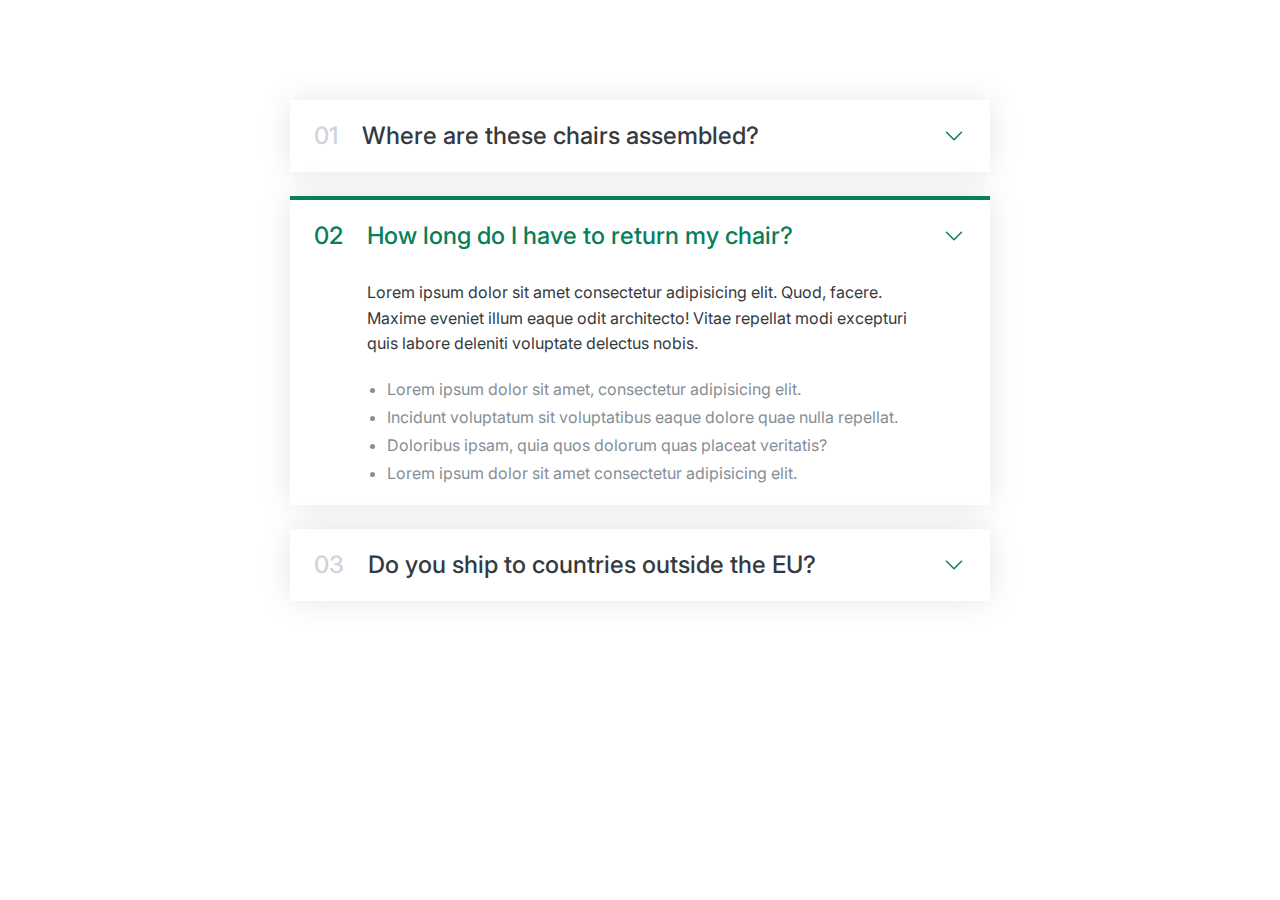
<file: 06-components-layout-patterns/accordion/index.html>
<!DOCTYPE html>
<html lang="en">
  <head>
    <meta charset="UTF-8" />
    <meta http-equiv="X-UA-Compatible" content="IE=edge" />
    <meta name="viewport" content="width=device-width, initial-scale=1.0" />

    <link rel="preconnect" href="https://fonts.googleapis.com" />
    <link rel="preconnect" href="https://fonts.gstatic.com" crossorigin />
    <link
      href="https://fonts.googleapis.com/css2?family=Inter:wght@400;500;700&display=swap"
      rel="stylesheet"
    />

    <link rel="stylesheet" href="style.css" />

    <script src="script.js" defer></script>

    <title>Accordion Component</title>
  </head>

  <body>
    <div class="accordion">
      <div class="item">
        <p class="number">01</p>
        <p class="text">Where are these chairs assembled?</p>
        <svg
          xmlns="http://www.w3.org/2000/svg"
          fill="none"
          viewBox="0 0 24 24"
          stroke-width="1.5"
          stroke="currentColor"
          class="icon"
        >
          <path
            stroke-linecap="round"
            stroke-linejoin="round"
            d="M19.5 8.25l-7.5 7.5-7.5-7.5"
          />
        </svg>
        <div class="hidden-box">
          <p>
            Lorem ipsum dolor sit amet consectetur adipisicing elit. Quod,
            facere. Maxime eveniet illum eaque odit architecto! Vitae repellat
            modi excepturi quis labore deleniti voluptate delectus nobis.
          </p>
          <ul>
            <li>Lorem ipsum dolor sit amet, consectetur adipisicing elit.</li>
            <li>
              Incidunt voluptatum sit voluptatibus eaque dolore quae nulla
              repellat.
            </li>
            <li>Doloribus ipsam, quia quos dolorum quas placeat veritatis?</li>
            <li>Lorem ipsum dolor sit amet consectetur adipisicing elit.</li>
          </ul>
        </div>
      </div>
      <div class="item open">
        <p class="number">02</p>
        <p class="text">How long do I have to return my chair?</p>
        <svg
          xmlns="http://www.w3.org/2000/svg"
          fill="none"
          viewBox="0 0 24 24"
          stroke-width="1.5"
          stroke="currentColor"
          class="icon"
        >
          <path
            stroke-linecap="round"
            stroke-linejoin="round"
            d="M19.5 8.25l-7.5 7.5-7.5-7.5"
          />
        </svg>
        <div class="hidden-box">
          <p>
            Lorem ipsum dolor sit amet consectetur adipisicing elit. Quod,
            facere. Maxime eveniet illum eaque odit architecto! Vitae repellat
            modi excepturi quis labore deleniti voluptate delectus nobis.
          </p>
          <ul>
            <li>Lorem ipsum dolor sit amet, consectetur adipisicing elit.</li>
            <li>
              Incidunt voluptatum sit voluptatibus eaque dolore quae nulla
              repellat.
            </li>
            <li>Doloribus ipsam, quia quos dolorum quas placeat veritatis?</li>
            <li>Lorem ipsum dolor sit amet consectetur adipisicing elit.</li>
          </ul>
        </div>
      </div>
      <div class="item">
        <p class="number">03</p>
        <p class="text">Do you ship to countries outside the EU?</p>
        <svg
          xmlns="http://www.w3.org/2000/svg"
          fill="none"
          viewBox="0 0 24 24"
          stroke-width="1.5"
          stroke="currentColor"
          class="icon"
        >
          <path
            stroke-linecap="round"
            stroke-linejoin="round"
            d="M19.5 8.25l-7.5 7.5-7.5-7.5"
          />
        </svg>
        <div class="hidden-box">
          <p>
            Lorem ipsum dolor sit amet consectetur adipisicing elit. Quod,
            facere. Maxime eveniet illum eaque odit architecto! Vitae repellat
            modi excepturi quis labore deleniti voluptate delectus nobis.
          </p>
          <ul>
            <li>Lorem ipsum dolor sit amet, consectetur adipisicing elit.</li>
            <li>
              Incidunt voluptatum sit voluptatibus eaque dolore quae nulla
              repellat.
            </li>
            <li>Doloribus ipsam, quia quos dolorum quas placeat veritatis?</li>
            <li>Lorem ipsum dolor sit amet consectetur adipisicing elit.</li>
          </ul>
        </div>
      </div>
    </div>
  </body>
</html>
</file>
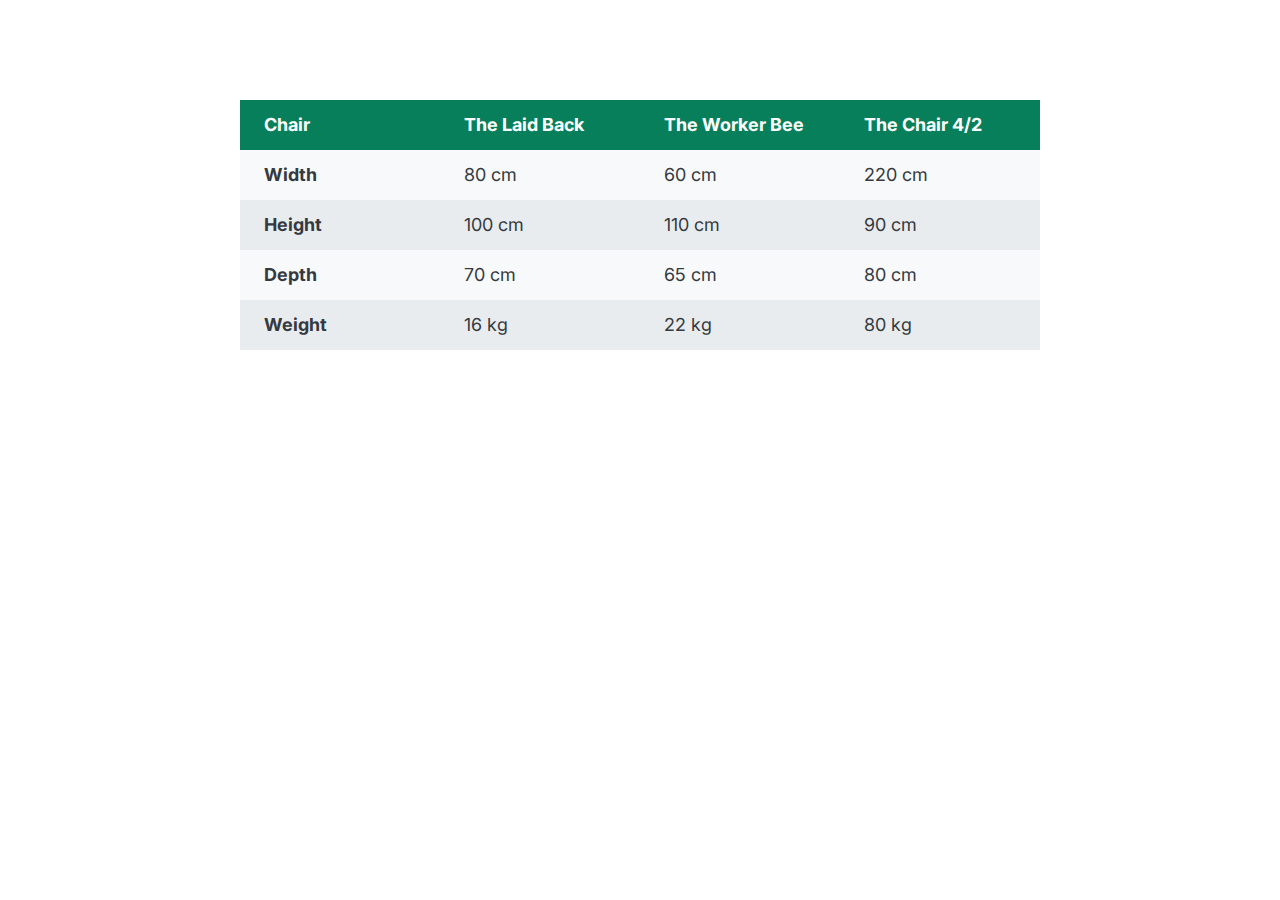
<file: 06-components-layout-patterns/table/index.html>
<!DOCTYPE html>
<html lang="en">
  <head>
    <meta charset="UTF-8" />
    <meta http-equiv="X-UA-Compatible" content="IE=edge" />
    <meta name="viewport" content="width=device-width, initial-scale=1.0" />
    <link
      href="https://fonts.googleapis.com/css2?family=Inter:wght@400;500;700&display=swap"
      rel="stylesheet"
    />
    <link rel="stylesheet" href="style.css">

    <title>Accordion Component</title>

  </head>
  <body>
    <table>
      <thead>
        <tr>
          <th>Chair</th>
          <th>The Laid Back</th>
          <th>The Worker Bee</th>
          <th>The Chair 4/2</th>
        </tr>
      </thead>

      <tbody>
        <tr>
          <th>Width</th>
          <td>80 cm</td>
          <td>60 cm</td>
          <td>220 cm</td>
        </tr>
        <tr>
          <th>Height</th>
          <td>100 cm</td>
          <td>110 cm</td>
          <td>90 cm</td>
        </tr>
        <tr>
          <th>Depth</th>
          <td>70 cm</td>
          <td>65 cm</td>
          <td>80 cm</td>
        </tr>
        <tr>
          <th>Weight</th>
          <td>16 kg</td>
          <td>22 kg</td>
          <td>80 kg</td>
        </tr>
      </tbody>
    </table>
  </body>
</html>
</file>
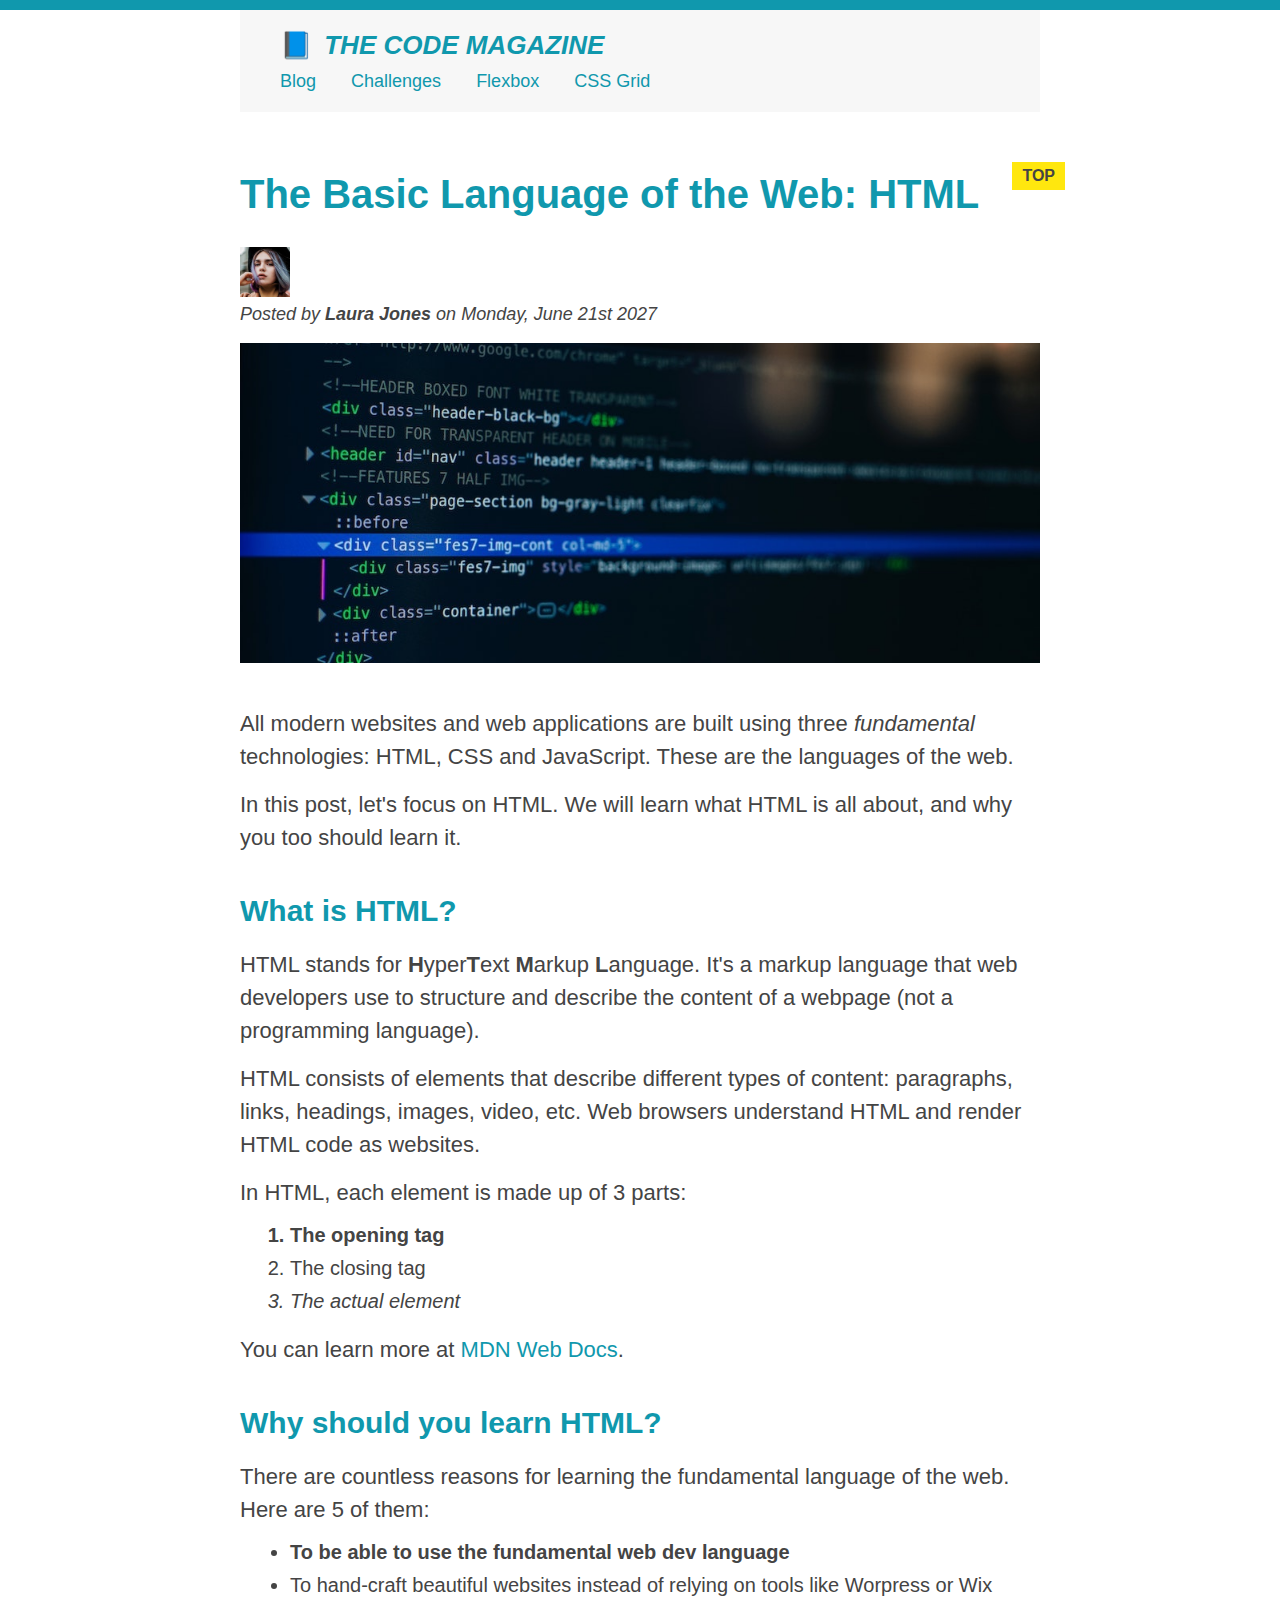
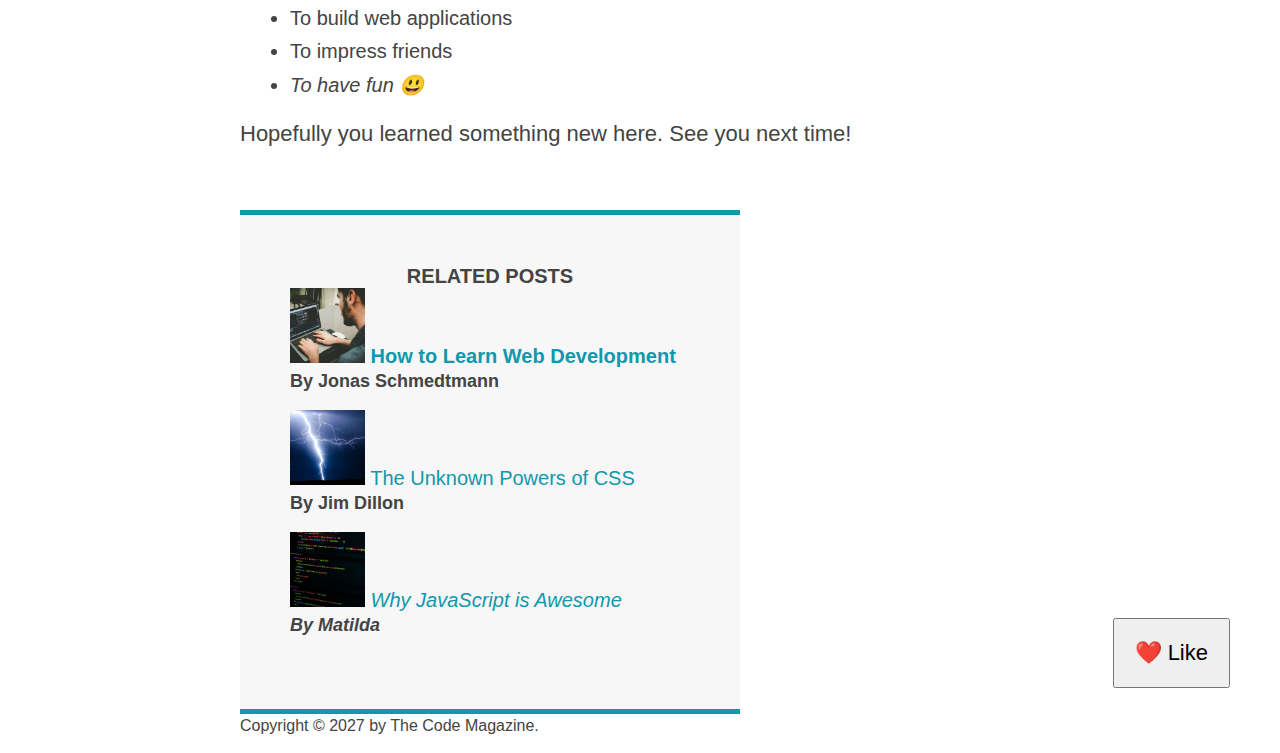
<file: html-css-course-master/final/03-CSS-Fundamentals/index.html>
<!DOCTYPE html>
<html lang="en">
  <head>
    <meta charset="UTF-8" />
    <link href="style.css" rel="stylesheet" />

    <title>The Basic Language of the Web: HTML</title>
  </head>

  <body>
    <!--
    <h1>The Basic Language of the Web: HTML</h1>
    <h2>The Basic Language of the Web: HTML</h2>
    <h3>The Basic Language of the Web: HTML</h3>
    <h4>The Basic Language of the Web: HTML</h4>
    <h5>The Basic Language of the Web: HTML</h5>
    <h6>The Basic Language of the Web: HTML</h6>
    -->

    <div class="container">
      <header class="main-header">
        <h1>📘 The Code Magazine</h1>

        <nav>
          <!-- <strong>This is the navigation</strong> -->
          <a href="blog.html">Blog</a>
          <a href="#">Challenges</a>
          <a href="#">Flexbox</a>
          <a href="#">CSS Grid</a>
        </nav>
      </header>

      <article>
        <header class="post-header">
          <h2>The Basic Language of the Web: HTML</h2>

          <img
            src="img/laura-jones.jpg"
            alt="Headshot of Laura Jones"
            height="50"
            width="50"
          />

          <p id="author">
            Posted by <strong>Laura Jones</strong> on Monday, June 21st 2027
          </p>

          <img
            src="img/post-img.jpg"
            alt="HTML code on a screen"
            width="500"
            height="200"
            class="post-img"
          />
          <button>❤️ Like</button>
        </header>

        <p>
          All modern websites and web applications are built using three
          <em>fundamental</em>
          technologies: HTML, CSS and JavaScript. These are the languages of the
          web.
        </p>

        <p>
          In this post, let's focus on HTML. We will learn what HTML is all
          about, and why you too should learn it.
        </p>

        <h3>What is HTML?</h3>
        <p>
          HTML stands for <strong>H</strong>yper<strong>T</strong>ext
          <strong>M</strong>arkup <strong>L</strong>anguage. It's a markup
          language that web developers use to structure and describe the content
          of a webpage (not a programming language).
        </p>
        <p>
          HTML consists of elements that describe different types of content:
          paragraphs, links, headings, images, video, etc. Web browsers
          understand HTML and render HTML code as websites.
        </p>
        <p>In HTML, each element is made up of 3 parts:</p>

        <ol>
          <li class="first-li">The opening tag</li>
          <li>The closing tag</li>
          <li>The actual element</li>
        </ol>

        <p>
          You can learn more at
          <a
            href="https://developer.mozilla.org/en-US/docs/Web/HTML"
            target="_blank"
            >MDN Web Docs</a
          >.
        </p>

        <h3>Why should you learn HTML?</h3>

        <p>
          There are countless reasons for learning the fundamental language of
          the web. Here are 5 of them:
        </p>

        <ul>
          <li class="first-li">
            To be able to use the fundamental web dev language
          </li>
          <li>
            To hand-craft beautiful websites instead of relying on tools like
            Worpress or Wix
          </li>
          <li>To build web applications</li>
          <li>To impress friends</li>
          <li>To have fun 😃</li>
        </ul>

        <p>Hopefully you learned something new here. See you next time!</p>
      </article>

      <aside>
        <h4>Related posts</h4>

        <ul class="related">
          <li>
            <img
              src="img/related-1.jpg"
              alt="Person programming"
              width="75"
              height="75"
            />
            <a href="#">How to Learn Web Development</a>
            <p class="related-author">By Jonas Schmedtmann</p>
          </li>
          <li>
            <img
              src="img/related-2.jpg"
              alt="Lightning"
              width="75"
              height="75"
            />
            <a href="#">The Unknown Powers of CSS</a>
            <p class="related-author">By Jim Dillon</p>
          </li>
          <li>
            <img
              src="img/related-3.jpg"
              alt="JavaScript code on a screen"
              width="75"
              height="75"
            />
            <a href="#">Why JavaScript is Awesome</a>
            <p class="related-author">By Matilda</p>
          </li>
        </ul>
      </aside>

      <footer>
        <p id="copyright" class="copyright text">
          Copyright &copy; 2027 by The Code Magazine.
        </p>
      </footer>
    </div>
  </body>
</html>
</file>
<file: 03-css-fundamentals/style.css>
* {
  /* border-top: 10px solid #1098ad; */
  margin: 0;
  padding: 0;
  /* NB this is done to remove all the margin and padding so that you can style better / have more control of the styling of the page */
  /* NB this is called global reset and it is the first thing that Jonas does when he begins a new project */
}

/* PAGE SECTIONS */
body {
  color: #444;
  font-family: sans-serif;

  border-top: 10px solid #1098ad;
  position: relative;
  /* NB position: relative because you want to have the button with position absolute relatively to this body element */
}

/* NB how to center the page? 1) wrap all the content that you want to center inside a dive; 2) apply this style */
/* NB if the parent is 700px wide, all its children are going to be 700px as well (the child element can never be wider than the parent element) */
.container {
  width: 800px;
  /* margin-left: auto;
  margin-right: auto; */
  margin: 0 auto;
  /* margin: top-bottom left-right */
}

.main-header {
  background-color: #f7f7f7;
  /* padding: 20px;
  padding-left: 40px;
  padding-right: 40px; */
  padding: 20px 40px;
  margin-bottom: 60px;
  /* height: 80px; */
}

nav {
  font-size: 18px;
  /* text-align: center; */
}

article {
  margin-bottom: 60px;
}

.post-header {
  margin-bottom: 40px;
  /* position: relative; */
}

aside {
  background-color: #f7f7f7;
  border-top: 5px solid #1098ad;
  border-bottom: 5px solid #1098ad;
  /* padding-top: 50px;
  padding-bottom: 50px; */
  padding: 50px 0;
  width: 500px;
}

/* SMALLER ELEMENTS */
h1,
h2,
h3 {
  color: #1098ad;
}

h1 {
  font-size: 26px;
  text-transform: uppercase;
  font-style: italic;
}

h2 {
  font-size: 40px;
  margin-bottom: 30px;
}

h3 {
  font-size: 30px;
  margin-bottom: 20px;
  margin-top: 40px;
}

h4 {
  font-size: 20px;
  text-transform: uppercase;
  text-align: center;
}

p {
  font-size: 22px;
  line-height: 1.5;
  margin-bottom: 15px;
}

ul,
ol {
  margin-left: 50px;
  margin-bottom: 20px;
}

li {
  font-size: 20px;
  margin-bottom: 10px;
  /* display: inline; */
}

li:last-child {
  margin-bottom: 0;
}

/* footer p {
  font-size: 16px;
} */

/*
= the problem with this type of selectors is that it essentially encodes
= the HTML structure into the CSS selector, and that is not a good idea
*/
/* article header p {
  font-style: italic;
} */

#author {
  font-style: italic;
  font-size: 18px;
}

#copyright {
  font-size: 16px;
}

.related-author {
  font-size: 18px;
  font-weight: bold;
}

/* ul {
  list-style: none;
} */

.related {
  list-style: none;
}

/* body {
  background-color: orangered;
} */

/* .first-li {
  font-weight: bold;
} */

li:first-child {
  font-weight: bold;
}

li:last-child {
  font-style: italic;
}

li:nth-child(even) {
  color: magenta;
}

/*NB Misconception: this won't work! */
/* NB this would work only if the paragraph would be the first child of the article */
article p:first-child {
  color: red;
  border: 1px solid red;
}

/* this works because there is a paragraph that is the last child of the article */
article p:last-child {
  color: red;
  border: 1px solid red;
}

/* NB TAKEAWAY: when we mix multiple elements inside of a parent element, then these pseudo-classes don't work really well */
/* NB they are perfect in situations in which all the child elements are the same, i.e. for li elements */

/* ========================================================================== */
/*# Styling links */
/* NB for styling hyperlinks, it is bad practice to style a on its own */
/* NB we should style directly with a pseudo class because it allows us to style the link in dfferent states */
/*
we shouldn't simply select the anchor and then style it.
Instead, we should style a pseudo class of the anchor
because that will then allow us to target different states.
NB define the states always in this order!!
/ LVHA
/ a:link
/ a:visited
/ a:hover
/ a:active
*/
/* a:link (:link is the pseudoclass) targets all anchor elements that have an href attribute (NB you can have anchor tags without an href attribute) */
a:link {
  color: #1098ad;
  text-decoration: none;
  /*get rid of underline*/
}

/* ":visited" pseudoclass  --> there are websites that give a different colors to links that have been clicked before (e.g. google) */
/* we could do the same, but in practice we actually never do it (usually we give the visited link the same color of the normal link) */
a:visited {
  /* color: #777; */
  color: #1098ad;
}

a:hover {
  color: orangered;
  font-weight: bold;
  text-decoration: underline wavy orangered;
  /* text-decoration: underline dotted orangered; */
}

/* :active is the state in which we are actually clicking */
a:active {
  background-color: black;
  font-style: italic;
}


/* ========================================================================== */

.post-img {
  /* NB percentage of the width of the parent container */
  width: 100%;
  height: auto;
  /* images are actually inline block elements */
}

nav a:link {
  /* background-color: orangered;
  margin: 20px;
  padding: 20px;
  display: block; */
  /* NB the anchor element is an inline element! therefore adding margin top and bottom to an inline element (even if in the computed styles in the dev tools appear, they are not really added */
  /* NB therefore you need to change it from inline to inline-block */
  margin-right: 30px;
  margin-top: 10px;
  display: inline-block;
}

nav a:link:last-child {
  margin-right: 0;
}

button {
  font-size: 22px;
  padding: 20px;
  cursor: pointer;

  position: absolute;
  /* NB the first parent element that has position relative wins (i.e. it will be positioned absolutely relative to that parent element */
  /* top: 50px;
  left: 50px; */
  bottom: 50px;
  right: 50px;
}

h1::first-letter {
  font-style: normal;
  margin-right: 5px;
}

h3+p::first-line {
  /* color: red; */
}

h2 {
  background-color: orange;
  position: relative;
  /* position relative because the h2::before pseudoelements will be displayed absolutely, relative to this */
}

/* h2::after {
  content: "HALLOOO"
} */

h2::before {
  content: "TOP";
  background-color: #ffe70e;
  color: #444;
  font-size: 16px;
  font-weight: bold;
  display: inline-block;
  /* pseudo elements are usually inline elements */
  padding: 5px 10px;
  position: absolute;
  top: -10px;
  right: -25px;
}

/* Resolving conflicts */
/* #copyright {
  color: red;
}

.copyright {
  color: blue;
}

.text {
  color: yellow;
}

footer p {
  color: green !important;
} */

/* nav a:link,
nav p {
  font-size: 18px;
} */
</file>
<file: 05-web-design-rules-frameworks/style.css>
/*
SPACING SYSTEM (px)
2 / 4 / 8 / 12 / 16 / 24 / 32 / 48 / 64 / 80 / 96 / 128

FONT SIZE SYSTEM (px)
10 / 12 / 14 / 16 / 18 / 20 / 24 / 30 / 36 / 44 / 52 / 62 / 74 / 86 / 98
*/

/* 
MAIN COLOR: #087f5b
MAIN COLOR LIGHTER (for hover): #099268
GREY COLOR: #343a40
GREY COLOR LIGHTER: #868e96
GREY COLOR LIGHTER: #495057
*/

* {
  margin: 0;
  padding: 0;
  box-sizing: border-box;
}

/* ------------------------ */
/* GENERAL STYLES */
/* ------------------------ */
body {
  font-family: "Inter", sans-serif;
  color: #343a40;
  border-bottom: 8px solid #087f5b;
}

.container {
  width: 960px;
  margin: 0 auto;
}

header,
section {
  margin-bottom: 96px;
}

h2 {
  margin-bottom: 48px;
  font-size: 36px;
  letter-spacing: -0.5px;
}

.grid-3-cols {
  display: grid;
  grid-template-columns: repeat(3, 1fr);
  column-gap: 80px;
}

.btn:link, .btn:visited {
  background-color: #087f5b;
  color: #fff;
  text-decoration: none;
  text-transform: uppercase;
  font-weight: 500;
  display: inline-block;
  border-radius: 100px;
  /* NB if you want to make it as much rounded as possible: if you increment this nothing happens */
  /* as long as it is taller than the element is tall (it cannot be less than the height */
}

.btn:hover, .btn:active {
  background-color: #099268;
}

.btn--big {
  font-size: 18px;
  padding: 16px 32px;
}

.btn--small {
  font-size: 14px;
  padding: 8px 12px;
}

img {
  border-radius: 12px;
}


/* ------------------------ */
/* COMPONENT STYLES */
/* ------------------------ */

/* HEADER */
header {
  display: grid;
  grid-template-columns: repeat(2, 1fr);
  column-gap: 80px;
  margin-top: 64px;
}

.header-text-box {
  align-self: center;
}

h1 {
  margin-bottom: 32px;
  font-size: 44px;
  line-height: 1.1;
  letter-spacing: -1px;
  /* text-shadow: 0px 5px 5px rgba(0, 0, 0, 0.2); */
}

.header-text {
  margin-bottom: 24px;
  font-size: 18px;
  line-height: 1.7;
}

img {
  width: 100%;
}

/* FEATURES */
.features-icon {
  stroke: #087f5b;
  width: 32px;
  height: 32px;
  margin-bottom: 24px
}

.features-title {
  margin-bottom: 16px;
  font-size: 20px
}

.features-text {
  font-size: 18px;
  line-height: 1.7;
}

/* TESTIMONIAL */
.testimonial-section {
  background-color: #087f5b;
  color: #fff;
  padding: 24px;
  border-radius: 12px;
}

.testimonial-box {
  grid-column: 2 / -1;
  align-self: center;
}

.testimonial-box h2 {
  margin-bottom: 24px;
  font-size: 24px;
}

.testimonial-text {
  font-style: italic;
  margin-bottom: 24px;
  font-size: 18px;
  line-height: 1.7;
  color: #e6fcf5
}

.testimonial-author {
  color: #c3fae8
}

/* CHAIRS */
.chair {
  /* box-shadow: 20px 20px 20px 10px rgba(0, 0, 0, 0.8); */
  box-shadow: 0px 20px 30px 0 rgba(0, 0, 0, 0.07);
  border-radius: 12px;
}

.chair img {
  border-bottom-left-radius: 0;
  border-bottom-right-radius: 0;
}

.chair-box {
  padding: 32px;
}

h3 {
  margin-bottom: 24px;
  font-size: 20px
}

.chair-details {
  list-style: none;
  margin-bottom: 48px;
}

.chair-details li {
  display: flex;
  align-items: center;
  gap: 12px;
  margin-bottom: 16px;
}

.chair-details li:last-child {
  margin-bottom: 0;
}

.chair-icon {
  stroke: #087f5b;
  width: 24px;
  height: 24px
}

.chair-price {
  display: flex;
  justify-content: space-between;
  align-items: center;
  font-size: 20px;
}

footer {
  margin-bottom: 48px;
  font-size: 14px;
  /* color: #868e96 */
  /* to not break the accessibility rule: */
  color: #495057
}
</file>
<file: 07-omnifood-desktop-version/css/general.css>
/*
====== Design system

==== 01 TYPOGRAPHY SYSTEM
# FONT SIZE SYSTEM (px)
10 / 12 / 14 / 16 / 18 / 20 / 24 / 30 / 36 / 44 / 52 / 62 / 74 / 86 / 98

# FONT WEIGHTS
Default: 400
Medium: 500
Semi-bold: 600
Bold: 700

# LINE HEIGHTS
Default: 1
Small: 1.05
Medium: 1.2
Paragraph default: 1.6

NB we have to keep track of all the values used, so that later, as our file and
NB css code grow, we don't end up using different values and make the design inconsistent

# LETTER SPACING
- 0.5px
0.75px

==== 02 COLORS
# Primary
#e67e22

# Tints
IMPORTANT https://maketintsandshades.com/
#fdf2e9
#fae5d3


# Shades
#cf711f

# Accents

# Greys
#555
#333

==== 03 IMAGES

==== 04 ICONS

==== 05 SHADOWS

==== 06 BORDER-RADIUS
you can use this in pixel because you don't want to scale it up or down
Default: 9px

==== 07 WHITESPACE
# SPACING SYSTEM (px) also used for size e.g. images
2 / 4 / 8 / 12 / 16 / 24 / 32 / 48 / 64 / 80 / 96 / 128

*/

/* global reset */
* {
  padding: 0;
  margin: 0;
  box-sizing: border-box;
}

html {
  font-size: 62.5%;
}

body {
  font-family: "Rubik", sans-serif;
  line-height: 1;
  font-weight: 400;
  color: #555;
}

/* ========================================================================== */
/* ## GENERAL REUSABLE COMPONENTS */
/* ========================================================================== */

.heading-primary,
.heading-secondary,
.heading-tertiary {
  font-weight: 700;
  color: #333;
  letter-spacing: -0.5px;
  /* NB here we use px and not rem because it is a very small distance and we will not scale up or down */
  /* so in these situations we can simply use pixels */
}

.heading-primary {
  font-size: 5.2rem;
  line-height: 1.05;
  margin-bottom: 3.2rem;
}

.heading-secondary {
  font-size: 4.4rem;
  line-height: 1.2;
  margin-bottom: 9.6rem;
}

.heading-tertiary {
  font-size: 3rem;
  line-height: 1.2;
  margin-bottom: 3.2rem;
}

.subheading {
  display: block;
  font-size: 1.6rem;
  font-weight: 500;
  color: #cf711f;
  text-transform: uppercase;
  margin-bottom: 1.6rem;
  letter-spacing: 0.75px;
}

.btn:link, .btn:visited {
  display: inline-block;
  text-decoration: none;
  font-size: 2rem;
  padding: 1.6rem 3.2rem;
  border-radius: 9px;
  font-weight: 600;
  /* NB put transition on original "state" */
  transition: background-color 0.3s;
}

/* if you have both buttons of the same color, they are both competing for the user's attention, even if one is more important than the other */
/* so you should make it clear that there is a button that is more important than the other one */
.btn--full:link, .btn--full:visited {
  background-color: #e67e22;
  color: #fff;
}

.btn--full:hover, .btn--full:active {
  background-color: #cf711f;
}

.btn--outline:link, .btn--outline:visited {
  background-color: #fff;
  color: #555;
}

.btn--outline:hover, .btn--outline:active {
  background-color: #fdf2e9;
  /* border: 3px solid #fff; you will see that this causes all the layout to shift a bit, because the border is added outside */
  /* NB trick to add border inside */
  box-shadow: inset 0 0 0 3px #fff;
}

/* NB adding margins to these buttons is against the idea that these buttons should be standalone components */
/* NB therefore we create helpers classes, like this one below*/
.margin-right-sm {
  margin-right: 1.6rem !important;
}

/* ========================================================================== */
/* ## CREATE A REUSABLE CONTAINER */
/* ========================================================================== */
.container {
  max-width: 120rem;
  /* NB conventions that we can use: 1200px or 1140px */

  margin: 0 auto;
  padding: 0 3.2rem;
  /* NB with this you basically subtract 32px from the 1200px and eventually you will get really close to 1140px */
}

/* ========================================================================== */
/* ## CREATE A REUSABLE GRID */
/* ========================================================================== */

.grid {
  display: grid;
  row-gap: 9.6rem;
  column-gap: 6.4rem;
}

/* NB -- (two dashes) stand for variations of the original */
.grid--2-cols {
  grid-template-columns: repeat(2, 1fr);
}

.grid--3-cols {
  grid-template-columns: repeat(3, 1fr);
}

.grid--4-cols {
  grid-template-columns: repeat(3, 1fr);
}

.grid--center-v {
  align-items: center
}
</file>
<file: 07-omnifood-desktop-version/css/style.css>
/* ========================================================================== */
/* ## HEADER */
/* ========================================================================== */
.header {
  display: flex;
  justify-content: space-between;
  align-items: center;
  background-color: #fdf2e9;

  /* because the header will be sticky later and with a fixed height it is easier to implement */
  height: 9.6rem;
  padding: 0 4.8rem;
}

.logo {
  height: 2.2rem;
  /* here we are breaking the rule */
}

/* ========================================================================== */
/* ## NAVIGATION */
/* ========================================================================== */

.main-nav-list {
  list-style: none;
  display: flex;
  gap: 3.2rem;
  align-items: center;
}

.main-nav-link:link, .main-nav-link:visited {
  display: inline-block;
  text-decoration: none;
  color: #333;
  font-weight: 500;
  font-size: 1.8rem;
  transition: all 0.3s;
}

.main-nav-link:hover, .main-nav-link:active {
  color: #cf711f
}

/*| .main-nav-link.nav-cta it means that the element has to have both classes */
/*| instead .main-nav-link .nav-cta is the descendant selector*/
/*| so this has a higher specificity than the selectors above .main-nav-link:link, .main-nav-link:visited */
/*| and in this way we can make ture that this always applies */
.main-nav-link.nav-cta:link, .main-nav-link.nav-cta:visited {
  border-radius: 9px;
  padding: 1.2rem 2.4rem;
  color: #fff;
  background-color: #e67e22;
}

.main-nav-link.nav-cta:hover, .main-nav-link.nav-cta:active {
  background-color: #cf711f;
}


/* ========================================================================== */
/* ## HERO SECTION */
/* ========================================================================== */
.section-hero {
  background-color: #fdf2e9;
  padding: 4.8rem 0 9.6rem 0;
}

/* NB the hero section will be a bit bigger than the rest of the content
and this is why we don't add the container class to the div hero */
.hero {
  max-width: 130rem;
  margin: 0 auto;
  padding: 0 3.2rem;
  display: grid;
  grid-template-columns: 1fr 1fr;
  align-items: center;
  gap: 9.6rem;
}

.hero-description {
  font-size: 2rem;
  line-height: 1.6;
  margin-bottom: 4.8rem;
}

.hero-img {
  width: 100%
}

.delivered-meals {
  display: flex;
  margin-top: 8rem;
  align-items: center;
  gap: 1.6rem;
}

.delivered-imgs {
  display: flex
}

.delivered-imgs img {
  height: 4.8rem;
  width: 4.8rem;
  border-radius: 50%;
  margin-right: -1.6rem;
  border: 2px solid #fdf2e9
}

.delivered-imgs img:last-child {
  margin: 0
}

.delivered-text {
  font-size: 1.8rem;
  font-weight: 600;
}

.delivered-text span {
  color: #cf711f;
  font-weight: 700;
}

/* NB important to check the constrast of the colors on the page!! */
/* NB go to coolors ==> contrast checker ==> https://coolors.co/contrast-checker/112a46-acc8e5 */



/* ========================================================================== */
/* ## HOW IT WORKS SECTION */
/* ========================================================================== */

.section-how {
  padding: 9.6rem 0;
}

.step-number {
  font-size: 8.6rem;
  font-weight: 600;
  color: #ddd;
  margin-bottom: 1.2rem;
}

.step-description {
  font-size: 1.8rem;
  line-height: 1.8;
}

.step-img-box {
  position: relative;

  display: flex;
  align-items: center;
  justify-content: center;

}

/* NB let's insert a visual element in the css in order to not pollute the HTML */
/* NB and do this with a pseudo element like ::before or ::after */
/* NB ::before and ::after insert a child element into the parent */
/* NB and then we can use that element as if it was HTML, even though it is not really */
/* NB these pseudo elements cannot be added to images, like in the HTML we cannot add a child element to images */
.step-img-box::before,
.step-img-box::after {
  content: "";
  display: block;
  border-radius: 50%;

  /* to take it out of the flow (because it is moving away the image) */
  /* and we need to make the parent element position relative */
  position: absolute;

  /* top: 50%;
  bottom: 50%;
  transform: translate(-50%, -50%); */
  /* NB translate basically shifts the element, in our case 50% of its widht and 50% of its height to pull it back up exactly by half its own height */

}

.step-img-box::before {
  width: 60%;

  /* height: 60%; */
  /* the height parameter does not work, therefore let's give it the same height as the width with a trick */
  padding-bottom: 60%;
  /* and this works because the padding is always defined based on the width */
  /* i.e. 60% === 60% of the parent element width */

  background-color: #fdf2e9;

  /* put the pseudo element bnehind the image */
  z-index: -2
}

/* NB you can use a pseudo element only once per parent element */
.step-img-box::after {
  width: 45%;
  padding-bottom: 45%;
  background-color: #fae5d3;
  z-index: -1;
}

.step-img {
  width: 35%;
  /* 30% of the parent container */
}
</file>
<file: 06-components-layout-patterns/accordion/style.css>
/*
SPACING SYSTEM (px)
2 / 4 / 8 / 12 / 16 / 24 / 32 / 48 / 64 / 80 / 96 / 128

FONT SIZE SYSTEM (px)
10 / 12 / 14 / 16 / 18 / 20 / 24 / 30 / 36 / 44 / 52 / 62 / 74 / 86 / 98
*/

/* 
MAIN COLOR: #087f5b
MAIN COLOR LIGHTER (for hover): #099268
GREY COLOR: #343a40
GREY COLOR LIGHTER: #868e96
GREY COLOR LIGHTER: #495057
*/

* {
  margin: 0;
  padding: 0;
  box-sizing: border-box;
}

body {
  font-family: "Inter", sans-serif;
  color: #343a40;
  line-height: 1;
}

.accordion {
  /* background-color: #ebebec; */
  width: 700px;
  margin: 100px auto;

  display: flex;
  flex-direction: column;
  gap: 24px
}

.item {
  box-shadow: 0 0 32px rgba(0, 0, 0, 0.1);
  padding: 24px;

  display: grid;
  grid-template-columns: auto 1fr auto;
  /* so the first and third column occupy as much space as they need to fit their content, and the middle column should occupy all the space that is left */
  /* the you should fix the fourth element, i.e. the hidden-box element, to be on the second column */
  column-gap: 24px;
  row-gap: 32px;
  align-items: center;
}

.number, .text {
  font-size: 24px;
  font-weight: 500;
  /* color: #087f5b */
}

.number {
  color: #ced4da
}

.icon {
  width: 24px;
  height: 24px;
  stroke: #087f5b
}

.hidden-box {
  grid-column: 2;
  display: none
}

.hidden-box p {
  line-height: 1.6;
  margin-bottom: 24px;
}

.hidden-box ul {
  color: #868e96;
  margin-left: 20px;
  /* IMPORTANT you can use flexbox to style a list!! */
  display: flex;
  flex-direction: column;
  gap: 12px
}

p {
  display: inline-block;
}

.open {
  border-top: 4px solid #087f5b;
}

.open .hidden-box {
  display: block;
}

.open .number, .open .text {
  color: #087f5b;
}

/* NB in the html. try to toggle the class open from the div with class item ==> you can use this toggling in JS to opena dn close the accordion item */
</file>
<file: 06-components-layout-patterns/table/style.css>
/*
SPACING SYSTEM (px)
2 / 4 / 8 / 12 / 16 / 24 / 32 / 48 / 64 / 80 / 96 / 128
FONT SIZE SYSTEM (px)
10 / 12 / 14 / 16 / 18 / 20 / 24 / 30 / 36 / 44 / 52 / 62 / 74 / 86 / 98
*/
/* 
MAIN COLOR: #087f5b
GREY COLOR: #343a40
*/

* {
  margin: 0;
  padding: 0;
  box-sizing: border-box;
}

body {
  font-family: "Inter", sans-serif;
  color: #343a40;
  line-height: 1;
  display: flex;
  justify-content: center;
}

table {
  width: 800px;
  margin-top: 100px;
  font-size: 18px;
  /* border: 1px solid #343a40; */
  border-collapse: collapse;
}

th,
td {
  /* border: 1px solid #343a40; */
  padding: 16px 24px;
  text-align: left;
}

thead tr {
  background-color: #087f5b;
  color: #fff;
}

thead th {
  width: 25%;
}

tbody tr:nth-child(odd) {
  background-color: #f8f9fa;
}

tbody tr:nth-child(even) {
  background-color: #e9ecef;
}
</file>
<file: html-css-course-master/final/03-CSS-Fundamentals/style.css>
* {
  /* border-top: 10px solid #1098ad; */
  margin: 0;
  padding: 0;
}

/* PAGE SECTIONS */
body {
  color: #444;
  font-family: sans-serif;

  border-top: 10px solid #1098ad;
  position: relative;
}

.container {
  width: 800px;
  /* margin-left: auto;
  margin-right: auto; */
  margin: 0 auto;
}

.main-header {
  background-color: #f7f7f7;
  /* padding: 20px;
  padding-left: 40px;
  padding-right: 40px; */
  padding: 20px 40px;
  margin-bottom: 60px;
  /* height: 80px; */
}

nav {
  font-size: 18px;
  /* text-align: center; */
}

article {
  margin-bottom: 60px;
}

.post-header {
  margin-bottom: 40px;
  /* position: relative; */
}

aside {
  background-color: #f7f7f7;
  border-top: 5px solid #1098ad;
  border-bottom: 5px solid #1098ad;
  /* padding-top: 50px;
  padding-bottom: 50px; */
  padding: 50px 0;
  width: 500px;
}

/* SMALLER ELEMENTS */
h1,
h2,
h3 {
  color: #1098ad;
}

h1 {
  font-size: 26px;
  text-transform: uppercase;
  font-style: italic;
}

h2 {
  font-size: 40px;
  margin-bottom: 30px;
}

h3 {
  font-size: 30px;
  margin-bottom: 20px;
  margin-top: 40px;
}

h4 {
  font-size: 20px;
  text-transform: uppercase;
  text-align: center;
}

p {
  font-size: 22px;
  line-height: 1.5;
  margin-bottom: 15px;
}

ul,
ol {
  margin-left: 50px;
  margin-bottom: 20px;
}

li {
  font-size: 20px;
  margin-bottom: 10px;
  /* display: inline; */
}

li:last-child {
  margin-bottom: 0;
}

/* footer p {
  font-size: 16px;
} */

/* article header p {
  font-style: italic;
} */

#author {
  font-style: italic;
  font-size: 18px;
}

#copyright {
  font-size: 16px;
}

.related-author {
  font-size: 18px;
  font-weight: bold;
}

/* ul {
  list-style: none;
} */

.related {
  list-style: none;
}

body {
  /* background-color: orangered; */
}

/* .first-li {
  font-weight: bold;
} */

li:first-child {
  font-weight: bold;
}

li:last-child {
  font-style: italic;
}

li:nth-child(even) {
  /* color: red; */
}

/* Misconception: this won't work! */
article p:first-child {
  color: red;
}

/* Styling links */
a:link {
  color: #1098ad;
  text-decoration: none;
}

a:visited {
  /* color: #777; */
  color: #1098ad;
}

a:hover {
  color: orangered;
  font-weight: bold;
  text-decoration: underline orangered;
}

a:active {
  background-color: black;
  font-style: italic;
}
/* LVHA */

.post-img {
  width: 100%;
  height: auto;
}

nav a:link {
  /* background-color: orangered;
  margin: 20px;
  padding: 20px;

  display: block; */

  margin-right: 30px;
  margin-top: 10px;
  display: inline-block;
}

nav a:link:last-child {
  margin-right: 0;
}

button {
  font-size: 22px;
  padding: 20px;
  cursor: pointer;

  position: absolute;
  /* top: 50px;
  left: 50px; */
  bottom: 50px;
  right: 50px;
}

h1::first-letter {
  font-style: normal;
  margin-right: 5px;
}

h3 + p::first-line {
  /* color: red; */
}

h2 {
  /* background-color: orange; */
  position: relative;
}

h2::before {
  content: "TOP";
  background-color: #ffe70e;
  color: #444;
  font-size: 16px;
  font-weight: bold;
  display: inline-block;
  padding: 5px 10px;
  position: absolute;
  top: -10px;
  right: -25px;
}

/* Resolving conflicts */
/* #copyright {
  color: red;
}

.copyright {
  color: blue;
}

.text {
  color: yellow;
}

footer p {
  color: green !important;
} */

/* nav a:link,
nav p {
  font-size: 18px;
} */
</file>
<file: 04-css-layouts/style_float.css>
/* NB the following is a global reset that you should do every time */
* {
  margin: 0;
  padding: 0;
  box-sizing: border-box
}

/* PAGE SECTIONS */
body {
  color: #444;
  font-family: sans-serif;

  border-top: 10px solid #1098ad;
  position: relative;
}

.container {
  width: 1200px;
  margin: 0 auto;
}

.main-header {
  background-color: #f7f7f7;
  /* background-color: red; */
  padding: 20px 40px;
  margin-bottom: 60px;
}

nav {
  font-size: 18px;
}

article {
  margin-bottom: 60px;
}

.post-header {
  margin-bottom: 40px;
}

aside {
  background-color: #f7f7f7;
  border-top: 5px solid #1098ad;
  border-bottom: 5px solid #1098ad;
  padding: 50px 40px;
  /* NB now the element disappeared / went to the bottom of the page */
  /* width: 500px; */
  /* NB BOX SIZING PROPERTY: in the normal box model the final element width (height) is: */
  /* NB == right (top) border + right (top) padding + width (height) + left (bottom) padding + left (bottom) border */
  /* NB we have a way to define a certain width (height) and then the element would be exactly that size, no matter the border or padding */
  /* NB box-sizing: "border-box" and with this the width and height go all the way from one side of the border to the opposite side of the borser (including the content and the padding) */
  /* so that the width and height that we define, will actually be the final width and height; and if you have some padding on the element, this will be subtracted from the content area and therefore make it smaller */
  /* NB the default behavior is called content-box */
  /* box-sizing: border-box */
  /* NB since we want to have it applied to all the elements of the page, we will put this in the * selector at the beginning */
}

/* SMALLER ELEMENTS */
h1,
h2,
h3 {
  color: #1098ad;
}

h1 {
  font-size: 26px;
  text-transform: uppercase;
  font-style: italic;
}

h2 {
  font-size: 40px;
  margin-bottom: 30px;
}

h3 {
  font-size: 30px;
  margin-bottom: 20px;
  margin-top: 40px;
}

h4 {
  font-size: 20px;
  text-transform: uppercase;
  text-align: center;
  margin-bottom: 30px;
}

p {
  font-size: 22px;
  line-height: 1.5;
  margin-bottom: 15px;
}

ul,
ol {
  margin-left: 50px;
  margin-bottom: 20px;
}

li {
  font-size: 20px;
  margin-bottom: 10px;
}

li:last-child {
  margin-bottom: 0;
}


#author {
  font-style: italic;
  font-size: 18px;
}

#copyright {
  font-size: 16px;
}

.related-author {
  font-size: 18px;
  font-weight: bold;
}

.related {
  list-style: none;
  margin-left: 0
}

li:first-child {
  font-weight: bold;
}

li:last-child {
  font-style: italic;
}


/* Styling links */
a:link {
  color: #1098ad;
  text-decoration: none;
}

a:visited {
  color: #1098ad;
}

a:hover {
  color: orangered;
  font-weight: bold;
  text-decoration: underline orangered;
}

a:active {
  background-color: black;
  font-style: italic;
}

.post-img {
  width: 100%;
  height: auto;
}

nav a:link {
  margin-right: 30px;
  margin-top: 10px;
  display: inline-block;
}

nav a:link:last-child {
  margin-right: 0;
}

button {
  font-size: 22px;
  padding: 20px;
  cursor: pointer;
  position: absolute;
  bottom: 50px;
  right: 50px;
}

h1::first-letter {
  font-style: normal;
  margin-right: 5px;
}

h2 {
  position: relative;
}

h2::before {
  content: "TOP";
  background-color: #ffe70e;
  color: #444;
  font-size: 16px;
  font-weight: bold;
  display: inline-block;
  padding: 5px 10px;
  position: absolute;
  top: -10px;
  right: -25px;
}

/* =========================== LAYOUTS (FLOAT) =============================== */
.author-img {
  float: left;
  /* NB with float: left this image is going to be taken out of the document flow (like with position absolute */
  /* with float, all the other elements will float around it */
  margin-bottom: 20px;
  /* a float element can create some margins around it */
}

.author {
  /* padding-left: 10px; */
  /* this padding does not change anything */
  /* this p element starts right at the beginning of the container, where also the img starts */
  /* in order to see a difference, you should add a bigger padding, like 80px */
  /* padding-left: 80px; */
  /* padding-top: 10px */
  /* NB to fix this, we can float this element as well */
  float: left;
  /* now the p element starts right after the float image element */
  margin-left: 10px;
  margin-top: 10px;
  /* and now small padding values work as intended */
  /* NB now we have more modern ways of doing this (Flexbox and CSS Grid) */
}

/* IMPORTANT COLLAPSING ELEMENT */
/* header has 2 children: h1 and nav; if we float them we remove from the nromal flow, it is as if we removed them from the page */
/* therefore the header collapses */
/* NB the container of the floated elements will not adjust its height to the element */
h1 {
  float: left
}

nav {
  float: right
}

/* = Clearing floats */
/* if in the html you add <div class="clear"></div> as element in the header */
.clear {
  clear: both;
  /* NB this is to clear floats: you can use the value "both" to clear both left and right float */
  /* NB otherwise we can use left to clear the left float, and right to clear the right float */
}

/* = alternative to clearing floats: the clearfix hack */
/* add the clearfix class in the header */
.clearfix::after {
  content: "";
  clear: both;
  display: block;
}

article {
  /* background-color: rgb(134, 224, 85); */
  width: 825px;
  float: left
}

aside {
  /* background-color: rgba(205, 102, 50, 0.877); */
  width: 300px;
  float: right
}

footer {
  /* background-color: rgba(231, 231, 64, 0.822); */
  /* we can clear the float on this element (no ned to create an empty div or using the clearfix class */
  clear: both
}
</file>
<file: 04-css-layouts/style_flexbox.css>
/* NB the following is a global reset that you should do every time */
* {
  margin: 0;
  padding: 0;
  box-sizing: border-box
}

/* PAGE SECTIONS */
body {
  color: #444;
  font-family: sans-serif;

  border-top: 10px solid #1098ad;
  position: relative;
}

.container {
  width: 1200px;
  margin: 0 auto;
}

.main-header {
  background-color: #f7f7f7;
  /* background-color: red; */
  padding: 20px 40px;
  margin-bottom: 60px;
}

nav {
  font-size: 18px;
}

article {
  margin-bottom: 60px;
}

.post-header {
  margin-bottom: 40px;
}

aside {
  background-color: #f7f7f7;
  border-top: 5px solid #1098ad;
  border-bottom: 5px solid #1098ad;
  padding: 50px 40px;
  /* NB now the element disappeared / went to the bottom of the page */
  /* width: 500px; */
  /* NB BOX SIZING PROPERTY: in the normal box model the final element width (height) is: */
  /* NB == right (top) border + right (top) padding + width (height) + left (bottom) padding + left (bottom) border */
  /* NB we have a way to define a certain width (height) and then the element would be exactly that size, no matter the border or padding */
  /* NB box-sizing: "border-box" and with this the width and height go all the way from one side of the border to the opposite side of the borser (including the content and the padding) */
  /* so that the width and height that we define, will actually be the final width and height; and if you have some padding on the element, this will be subtracted from the content area and therefore make it smaller */
  /* NB the default behavior is called content-box */
  /* box-sizing: border-box */
  /* NB since we want to have it applied to all the elements of the page, we will put this in the * selector at the beginning */
}

/* SMALLER ELEMENTS */
h1,
h2,
h3 {
  color: #1098ad;
}

h1 {
  font-size: 26px;
  text-transform: uppercase;
  font-style: italic;
}

h2 {
  font-size: 40px;
  margin-bottom: 30px;
}

h3 {
  font-size: 30px;
  margin-bottom: 20px;
  margin-top: 40px;
}

h4 {
  font-size: 20px;
  text-transform: uppercase;
  text-align: center;
  margin-bottom: 30px;
}

p {
  font-size: 22px;
  line-height: 1.5;
  margin-bottom: 15px;
}

ul,
ol {
  margin-left: 50px;
  margin-bottom: 20px;
}

li {
  font-size: 20px;
  margin-bottom: 10px;
}

li:last-child {
  margin-bottom: 0;
}


#author {
  font-style: italic;
  font-size: 18px;
}

#copyright {
  font-size: 16px;
}

.related-author {
  font-size: 18px;
  font-weight: bold;
}

.related {
  list-style: none;
  margin-left: 0
}

li:first-child {
  font-weight: bold;
}

li:last-child {
  font-style: italic;
}


/* Styling links */
a:link {
  color: #1098ad;
  text-decoration: none;
}

a:visited {
  color: #1098ad;
}

a:hover {
  color: orangered;
  font-weight: bold;
  text-decoration: underline orangered;
}

a:active {
  background-color: black;
  font-style: italic;
}

.post-img {
  width: 100%;
  height: auto;
}

nav a:link {
  margin-right: 30px;
  display: inline-block;
}

nav a:link:last-child {
  margin-right: 0;
}

button {
  font-size: 22px;
  padding: 20px;
  cursor: pointer;
  position: absolute;
  bottom: 50px;
  right: 50px;
}

h1::first-letter {
  font-style: normal;
  margin-right: 5px;
}

h2 {
  position: relative;
}

h2::before {
  content: "TOP";
  background-color: #ffe70e;
  color: #444;
  font-size: 16px;
  font-weight: bold;
  display: inline-block;
  padding: 5px 10px;
  position: absolute;
  top: -10px;
  right: -25px;
}

/* =========================== LAYOUTS (FLEXBOX) =============================== */

.main-header {
  display: flex;
  align-items: center;
  justify-content: space-between;
}

.author-box {
  display: flex;
  align-items: center;
  margin-bottom: 15px
}

.author {
  margin-bottom: 0;
  margin-left: 15px
}

.related-post {
  display: flex;
  align-items: center;
  gap: 20px;
  margin-bottom: 30px
}

/* .related-post:last-child {
  margin-bottom: 0
} */
/* this not necessary because we removed the margin bottom from all li elements */

.related-link:link {
  font-size: 17px;
  font-weight: bold;
  font-style: normal;
  display: block;
  margin-bottom: 5px
}

.related-author {
  margin-bottom: 0;
  font-size: 14px;
  font-weight: normal;
  font-style: italic;
}

.row {
  display: flex;
  gap: 75px;
  margin-bottom: 60px;
  align-items: flex-start;
}

article {
  /* flex: 0 0 825px */
  /* same as  */
  flex: 1;
  margin-bottom: 0
}

aside {
  /* align-self: flex-start; */
  flex: 0 0 300px
}
</file>
<file: 04-css-layouts/style_grid.css>
/* NB the following is a global reset that you should do every time */
* {
  margin: 0;
  padding: 0;
  box-sizing: border-box
}

/* PAGE SECTIONS */
body {
  color: #444;
  font-family: sans-serif;

  border-top: 10px solid #1098ad;
  position: relative;
}

.container {
  width: 1200px;
  margin: 0 auto;
}

.main-header {
  background-color: #f7f7f7;
  padding: 20px 40px;
}

nav {
  font-size: 18px;
}

.post-header {
  margin-bottom: 40px;
}

aside {
  background-color: #f7f7f7;
  border-top: 5px solid #1098ad;
  border-bottom: 5px solid #1098ad;
  padding: 50px 40px;
  /* NB now the element disappeared / went to the bottom of the page */
  /* width: 500px; */
  /* NB BOX SIZING PROPERTY: in the normal box model the final element width (height) is: */
  /* NB == right (top) border + right (top) padding + width (height) + left (bottom) padding + left (bottom) border */
  /* NB we have a way to define a certain width (height) and then the element would be exactly that size, no matter the border or padding */
  /* NB box-sizing: "border-box" and with this the width and height go all the way from one side of the border to the opposite side of the borser (including the content and the padding) */
  /* so that the width and height that we define, will actually be the final width and height; and if you have some padding on the element, this will be subtracted from the content area and therefore make it smaller */
  /* NB the default behavior is called content-box */
  /* box-sizing: border-box */
  /* NB since we want to have it applied to all the elements of the page, we will put this in the * selector at the beginning */
}

/* SMALLER ELEMENTS */
h1,
h2,
h3 {
  color: #1098ad;
}

h1 {
  font-size: 26px;
  text-transform: uppercase;
  font-style: italic;
}

h2 {
  font-size: 40px;
  margin-bottom: 30px;
}

h3 {
  font-size: 30px;
  margin-bottom: 20px;
  margin-top: 40px;
}

h4 {
  font-size: 20px;
  text-transform: uppercase;
  text-align: center;
  margin-bottom: 30px;
}

p {
  font-size: 22px;
  line-height: 1.5;
  margin-bottom: 15px;
}

ul,
ol {
  margin-left: 50px;
  margin-bottom: 20px;
}

li {
  font-size: 20px;
  margin-bottom: 10px;
}

li:last-child {
  margin-bottom: 0;
}


#author {
  font-style: italic;
  font-size: 18px;
}

#copyright {
  font-size: 16px;
}

.related-author {
  font-size: 18px;
  font-weight: bold;
}

.related {
  list-style: none;
  margin-left: 0
}

li:first-child {
  font-weight: bold;
}

li:last-child {
  font-style: italic;
}


/* Styling links */
a:link {
  color: #1098ad;
  text-decoration: none;
}

a:visited {
  color: #1098ad;
}

a:hover {
  color: orangered;
  font-weight: bold;
  text-decoration: underline orangered;
}

a:active {
  background-color: black;
  font-style: italic;
}

.post-img {
  width: 100%;
  height: auto;
}

nav a:link {
  margin-right: 30px;
  margin-top: 10px;
  display: inline-block;
}

nav a:link:last-child {
  margin-right: 0;
}

button {
  font-size: 22px;
  padding: 20px;
  cursor: pointer;
  position: absolute;
  bottom: 50px;
  right: 50px;
}

h1::first-letter {
  font-style: normal;
  margin-right: 5px;
}

h2 {
  position: relative;
}

h2::before {
  content: "TOP";
  background-color: #ffe70e;
  color: #444;
  font-size: 16px;
  font-weight: bold;
  display: inline-block;
  padding: 5px 10px;
  position: absolute;
  top: -10px;
  right: -25px;
}

/* =========================== FLEXBOX (keep some studd for 1D layouts) =============================== */


.main-header {
  display: flex;
  align-items: center;
  justify-content: space-between;
}

.author-box {
  display: flex;
  align-items: center;
  margin-bottom: 15px
}

.author {
  margin-bottom: 0;
  margin-left: 15px
}

.related-post {
  display: flex;
  align-items: center;
  gap: 20px;
  margin-bottom: 30px
}

/* .related-post:last-child {
  margin-bottom: 0
} */
/* this not necessary because we removed the margin bottom from all li elements */

.related-link:link {
  font-size: 17px;
  font-weight: bold;
  font-style: normal;
  display: block;
  margin-bottom: 5px
}

.related-author {
  margin-bottom: 0;
  font-size: 14px;
  font-weight: normal;
  font-style: italic;
}

/* =========================== GRID =============================== */

.container {
  display: grid;
  grid-template-columns: 1fr 300px;
  column-gap: 75px;
  row-gap: 60px;
  align-items: start;
}

.main-header {
  grid-column: 1 / -1
}

footer {
  grid-column: 1 / -1;
}
</file>
